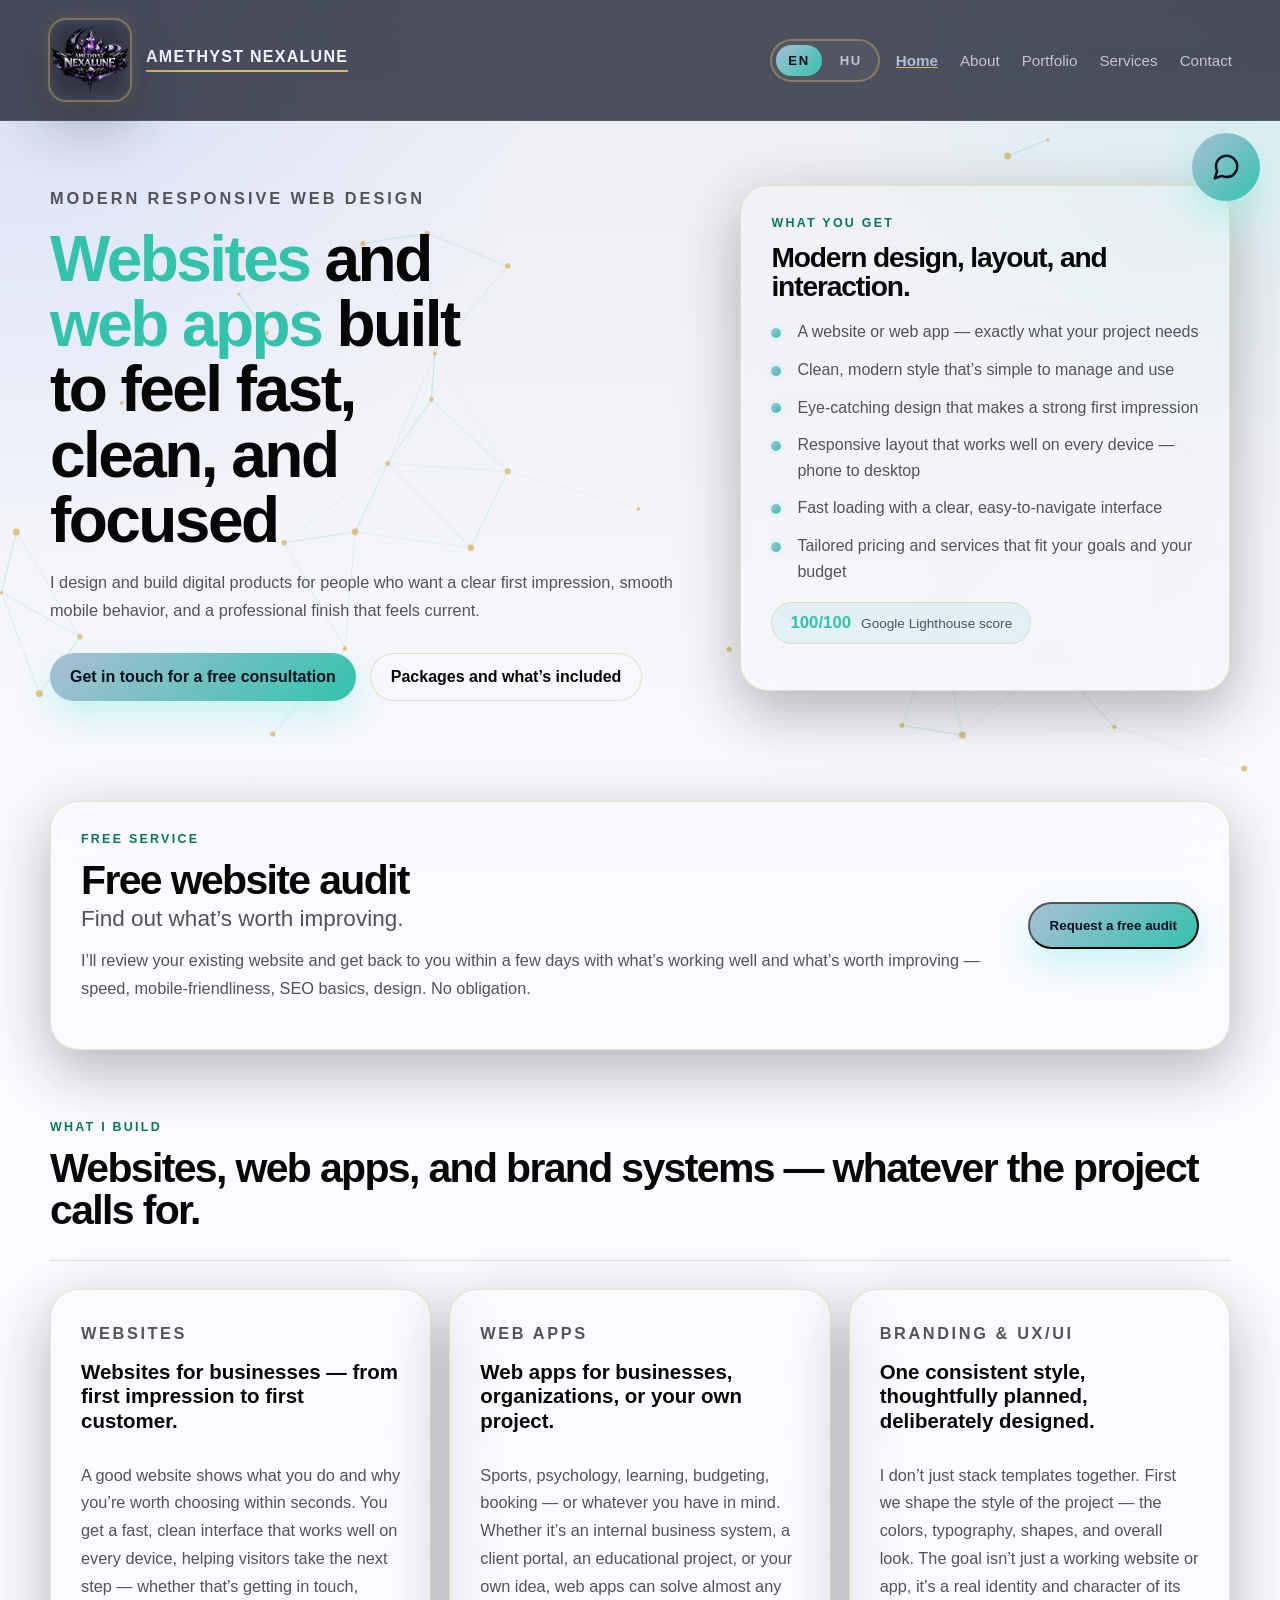
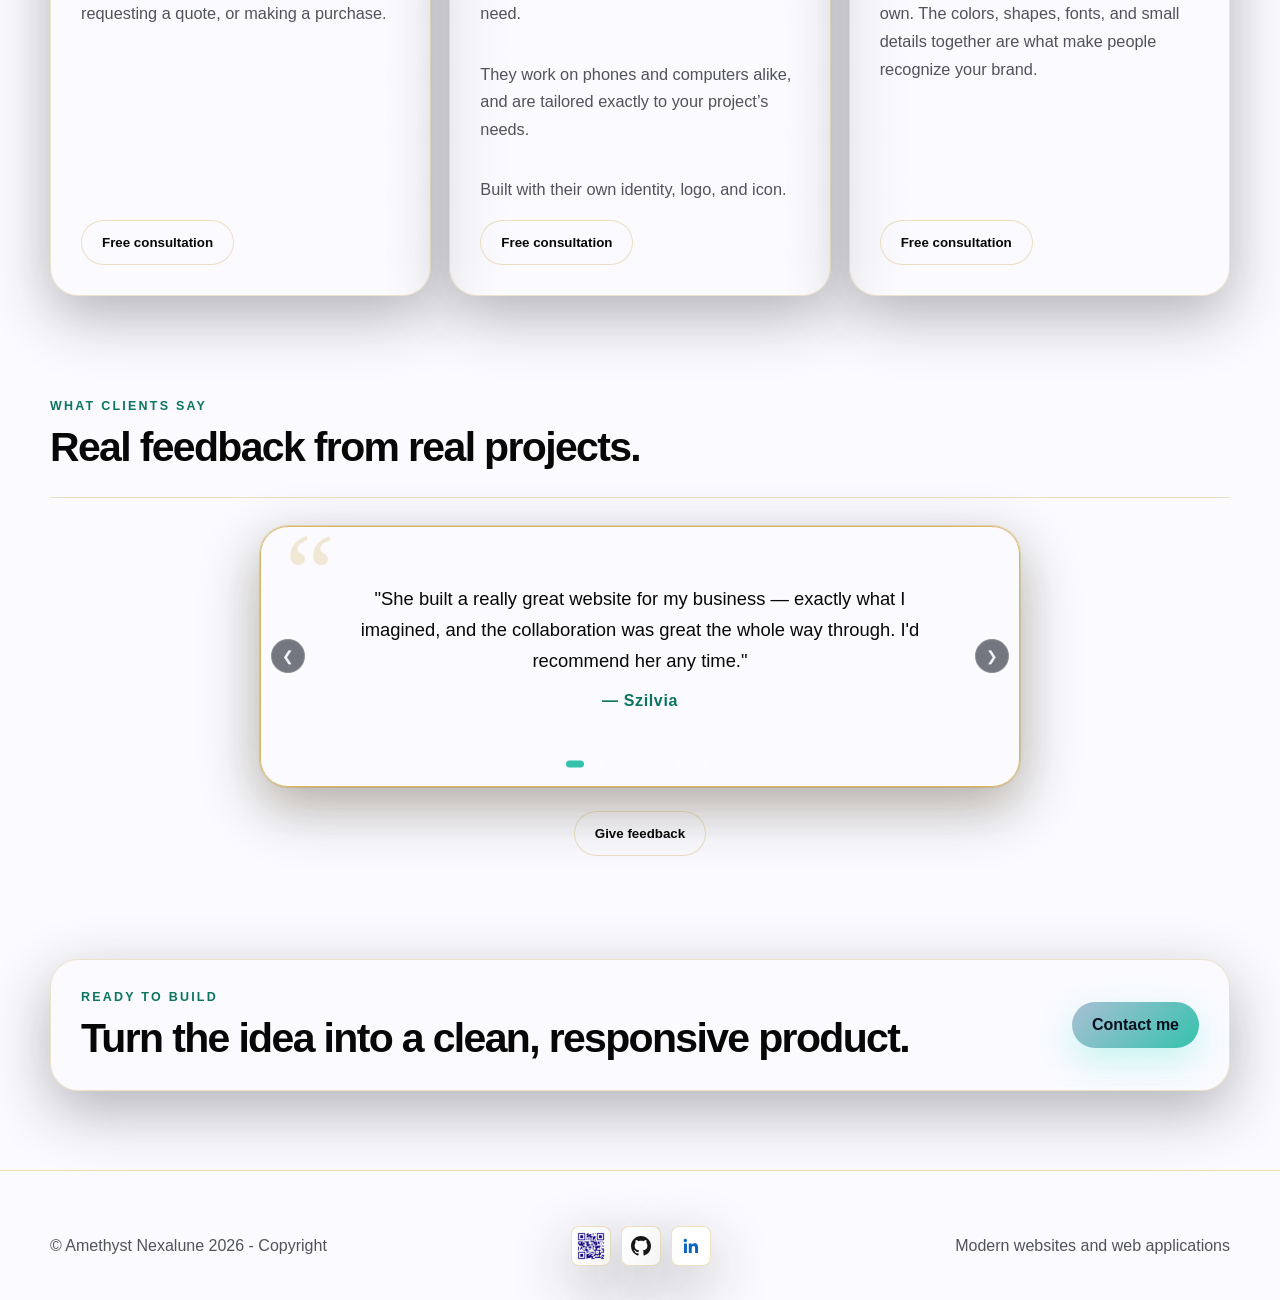
<file: index.html>
<!DOCTYPE html>
<html lang="en">
    <head>
        <!-- Google tag (gtag.js) -->
        <script async src="https://www.googletagmanager.com/gtag/js?id=G-DVMK6P504D"></script>
        <script>
            window.dataLayer = window.dataLayer || [];
            function gtag(){dataLayer.push(arguments);}
            gtag('js', new Date());

            gtag('config', 'G-DVMK6P504D');
        </script>
        <meta charset="utf-8">
        <meta name="viewport" content="width=device-width, initial-scale=1.0">
        <title data-i18n="index_title">Amethyst Nexalune | Web Development & Web Apps / Webfejlesztés és Web Appok</title>
        <meta name="description" content="Website & web app developer — professional UX/UI websites, web apps, and digital business cards." data-i18n-content="index_description">
        <link rel="canonical" href="https://www.amethyst-nexalune.co.uk/">
        <meta property="og:type" content="website">
        <meta property="og:site_name" content="Amethyst Nexalune">
        <meta property="og:url" content="https://www.amethyst-nexalune.co.uk/">
        <meta property="og:title" content="Amethyst Nexalune | Web Development & Web Apps / Webfejlesztés és Web Appok" data-i18n-content="index_title">
        <meta property="og:description" content="Website & web app developer — professional UX/UI websites, web apps, and digital business cards." data-i18n-content="index_description">
        <meta property="og:image" content="https://www.amethyst-nexalune.co.uk/assets/images/og-image.png">
        <meta property="og:image:width" content="630">
        <meta property="og:image:height" content="630">
        <meta name="twitter:card" content="summary_large_image">
        <meta name="twitter:title" content="Amethyst Nexalune | Web Development & Web Apps / Webfejlesztés és Web Appok" data-i18n-content="index_title">
        <meta name="twitter:description" content="Website & web app developer — professional UX/UI websites, web apps, and digital business cards." data-i18n-content="index_description">
        <meta name="twitter:image" content="https://www.amethyst-nexalune.co.uk/assets/images/og-image.png">
        <link rel="icon" href="assets/images/favicon.ico" sizes="any">
        <link rel="icon" type="image/png" sizes="32x32" href="assets/images/favicon-32x32.png">
        <link rel="icon" type="image/png" sizes="16x16" href="assets/images/favicon-16x16.png">
        <link rel="apple-touch-icon" sizes="180x180" href="assets/images/apple-touch-icon.png">
        <link rel="manifest" href="assets/images/site.webmanifest">
        <link rel="stylesheet" href="assets/css/style.css">
    </head>
    <body>
        <header class="topbar">
            <a class="brand-lockup" href="index.html" aria-label="Amethyst Nexalune home" data-i18n-aria-label="logo_home_aria">
                <span class="logo">
                    <img src="assets/images/logo3.png" alt="Amethyst Nexalune logo" data-i18n-alt="logo_home_aria">
                </span>
                <span class="brand" data-i18n="header_brand">Amethyst Nexalune</span>
            </a>

            <div class="topbar-actions">
                <div class="lang-switcher" role="group" aria-label="Language switcher" data-i18n-aria-label="language_switcher">
                    <button type="button" class="lang-button" data-lang="en" data-i18n-title="language_en">EN</button>
                    <button type="button" class="lang-button" data-lang="hu" data-i18n-title="language_hu">HU</button>
                </div>

                <nav class="desktop-nav" aria-label="Primary" data-i18n-aria-label="primary_nav">
                    <a href="index.html" data-i18n="nav_home">Home</a>
                    <a href="about.html" data-i18n="nav_about">About</a>
                    <a href="portfolio.html" data-i18n="nav_portfolio">Portfolio</a>
                    <a href="services.html" data-i18n="nav_services">Services</a>
                    <a href="contact.html" data-i18n="nav_contact">Contact</a>
                </nav>
            </div>

            <button class="hamburger" id="hamburger" aria-expanded="false" aria-controls="menu" aria-label="Open menu" data-i18n-aria-label="menu_open_aria">
                <span class="line"></span>
                <span class="line"></span>
                <span class="line"></span>
            </button>
            <nav class="hamburger-content" id="menu" aria-hidden="true" aria-label="Mobile menu" data-i18n-aria-label="mobile_nav">
                <a href="index.html" data-i18n="nav_home">Home</a>
                <a href="about.html" data-i18n="nav_about">About</a>
                <a href="portfolio.html" data-i18n="nav_portfolio">Portfolio</a>
                <a href="services.html" data-i18n="nav_services">Services</a>
                <a href="contact.html" data-i18n="nav_contact">Contact</a>
            </nav>
        </header>

        <main>
            <section class="section hero-section">
                <canvas id="constellation-canvas" class="constellation-canvas" aria-hidden="true"></canvas>
                <div class="section-inner hero-grid">
                    <div class="hero-copy reveal">
                        <p class="eyebrow" data-i18n="home_eyebrow">Modern responsive web design</p>
                        <h1 class="word-cascade" data-i18n="home_h1" data-i18n-html><span class="highlight">Websites</span> and <span class="highlight">web apps</span> built to feel fast, clean, and focused</h1>
                        <p class="lead" data-i18n="home_lead">I design and build digital products for people - small and medium businesses- who want a clear first impression, smooth mobile behavior, and a professional finish that feels current.</p>

                        <div class="hero-actions">
                            <a class="button button-primary" href="portfolio.html" data-i18n="home_btn_consultation">Get in touch for a free consultation</a>
                            <a class="button button-secondary" href="services.html" data-i18n="home_btn_packages">Packages and what's included</a>
                        </div>
                    </div>

                    <aside class="hero-panel reveal">
                        <p class="eyebrow" data-i18n="home_get_eyebrow">What you get</p>
                        <h2 data-i18n="home_get_h2">Modern design, layout, and interaction.</h2>
                        <ul class="feature-list cascade-directions">
                            <li class="reveal" data-i18n="home_get1">Responsive layout with mobile-first navigation</li>
                            <li class="reveal" data-i18n="home_get2">Fast-loading static structure with clean, modern style</li>
                            <li class="reveal" data-i18n="home_get3">Ready for portfolios, SaaS sites, and app demos</li>
                            <li class="reveal" data-i18n="home_get4">Accessible buttons, menu states, and readable contrast</li>
                            <li class="reveal" data-i18n="home_get5">Design choices that support the message, not distract from it</li>
                            <li class="reveal" data-i18n="home_get6">Tailored pricing and services that fit your goals and your budget</li>
                        </ul>
                        <p class="lighthouse-inline"><span class="lighthouse-inline-score">100/100</span> <span class="lighthouse-inline-text" data-i18n="home_lighthouse_inline">Google Lighthouse score</span></p>
                    </aside>
                </div>
            </section>

            <section class="section cta-section cta-section-compact">
                <div class="section-inner cta-card reveal">
                    <div>
                        <p class="eyebrow" data-i18n="audit_eyebrow">Free service</p>
                        <h2><span data-i18n="audit_h2_main">Free website audit</span> <span class="cta-subhead" data-i18n="audit_h2_sub">Find out what's worth improving.</span></h2>
                        <p class="lead" data-i18n="audit_lead">I'll review your existing website and get back to you within a few days with what's working well and what's worth improving — speed, mobile-friendliness, SEO basics, design. No obligation.</p>
                    </div>
                    <button type="button" class="button button-primary js-package-btn" data-package-name="Website Audit — Free consultation" data-i18n="audit_btn">Request a free audit</button>
                </div>
            </section>

            <section class="section">
                <div class="section-inner">
                    <div class="section-heading reveal">
                        <p class="eyebrow" data-i18n="home_build_eyebrow">What I build</p>
                        <h2 data-i18n="home_build_h2">Websites, web apps, and brand systems — whatever the project calls for.</h2><hr>
                    </div>

                    <div class="card-grid">
                        <article class="card reveal">
                            <p class="card-kicker" data-i18n="home_card1_kicker">Websites</p>
                            <h3 data-i18n="home_card1_h3">Websites for businesses — from first impression to first customer.</h3>
                            <p data-i18n="home_card1_p">A good website shows what you do and why you're worth choosing within seconds. You get a fast, clean interface that works well on every device, helping visitors take the next step — whether that's getting in touch, requesting a quote, or making a purchase.</p>
                            <button type="button" class="button button-secondary js-package-btn" data-package-name="Website — Free consultation" data-i18n="home_card_btn">Free consultation</button>
                        </article>
                        <article class="card reveal">
                            <p class="card-kicker" data-i18n="home_card2_kicker">Web apps</p>
                            <h3 data-i18n="home_card2_h3">Web apps for businesses, organizations, or your own project.</h3>
                            <p data-i18n="home_card2_p">Sports, psychology, learning, budgeting, booking — or whatever you have in mind. Whether it's an internal business system, a client portal, an educational project, or your own idea, web apps can solve almost any need.</p>
                            <p data-i18n="home_card2_p2">They work on phones and computers alike, and are tailored exactly to your project's needs.</p>
                            <p data-i18n="home_card2_p3">Built with their own identity, logo, and icon.</p>
                            <button type="button" class="button button-secondary js-package-btn" data-package-name="Web App — Free consultation" data-i18n="home_card_btn">Free consultation</button>
                        </article>
                        <article class="card reveal">
                            <p class="card-kicker" data-i18n="home_card3_kicker">Branding & UX/UI</p>
                            <h3 data-i18n="home_card3_h3">One consistent style, thoughtfully planned, deliberately designed.</h3>
                            <p data-i18n="home_card3_p">I don't just stack templates together. First we shape the style of the project — the colors, typography, shapes, and overall look. The goal isn't just a working website or app, it's a real identity and character of its own. The colors, shapes, fonts, and small details together are what make people recognize your brand.</p>
                            <button type="button" class="button button-secondary js-package-btn" data-package-name="Branding — Free consultation" data-i18n="home_card_btn">Free consultation</button>
                        </article>
                    </div>
                </div>
            </section>
            
            <section class="section">
                <div class="section-inner">
                    <div class="section-heading">
                        <p class="eyebrow" data-i18n="testimonials_eyebrow">What clients say</p>
                        <h2 data-i18n="testimonials_h2">Real feedback from real projects.</h2><hr>
                    </div>

                    <div class="testimonial-carousel" data-carousel>
                        <div class="testimonial-slide carousel-slide active">
                            <p class="testimonial-quote" data-i18n="testimonial1_quote">"She built a really great website for my business — exactly what I imagined, and the collaboration was great the whole way through. I'd recommend her any time."</p>
                            <p class="testimonial-name" data-i18n="testimonial1_name">Szilvia</p>
                        </div>
                        <div class="testimonial-slide carousel-slide">
                            <p class="testimonial-quote" data-i18n="testimonial2_quote">"I got a fast, clean site that actually looks as good on phone as it does on a computer. It was a pleasure working with her — she answered every question quickly."</p>
                            <p class="testimonial-name" data-i18n="testimonial2_name">Pam</p>
                        </div>
                        <div class="testimonial-slide carousel-slide">
                            <p class="testimonial-quote" data-i18n="testimonial3_quote">"Our web app does exactly what we needed. She explained everything patiently, and the result turned out even better than I'd hoped."</p>
                            <p class="testimonial-name" data-i18n="testimonial3_name">Hatty</p>
                        </div>
                        <div class="testimonial-slide carousel-slide">
                            <p class="testimonial-quote" data-i18n="testimonial4_quote">"We were looking for a custom app, and that's exactly what we got — fast, easy to use, with every feature we asked for. Highly recommend."</p>
                            <p class="testimonial-name" data-i18n="testimonial4_name">Mikhail</p>
                        </div>
                        <div class="testimonial-slide carousel-slide">
                            <p class="testimonial-quote" data-i18n="testimonial5_quote">"I just asked for a quick review of my existing site, and got several really useful tips on what to improve right away. No pressure, just genuinely helpful."</p>
                            <p class="testimonial-name" data-i18n="testimonial5_name">Bruno</p>
                        </div>
                        <div class="testimonial-slide carousel-slide">
                            <p class="testimonial-quote" data-i18n="testimonial6_quote">"She suggested small but important changes to my site, and it really works better since. Simple, fast, and fair the whole way through."</p>
                            <p class="testimonial-name" data-i18n="testimonial6_name">Zoltán</p>
                        </div>
                        <button type="button" class="carousel-arrow carousel-prev" aria-label="Previous testimonial">&#10094;</button>
                        <button type="button" class="carousel-arrow carousel-next" aria-label="Next testimonial">&#10095;</button>
                        <div class="carousel-dots">
                            <button type="button" class="carousel-dot active" aria-label="Slide 1"></button>
                            <button type="button" class="carousel-dot" aria-label="Slide 2"></button>
                            <button type="button" class="carousel-dot" aria-label="Slide 3"></button>
                            <button type="button" class="carousel-dot" aria-label="Slide 4"></button>
                            <button type="button" class="carousel-dot" aria-label="Slide 5"></button>
                            <button type="button" class="carousel-dot" aria-label="Slide 6"></button>
                        </div>
                    </div>
                    <div class="testimonial-cta">
                        <button type="button" class="button button-secondary js-package-btn" data-package-name="Feedback" data-i18n="testimonials_btn">Give feedback</button>
                    </div>
                </div>
            </section>

            <section class="section cta-section">
                <div class="section-inner cta-card reveal">
                    <div>
                        <p class="eyebrow" data-i18n="home_cta_eyebrow">Ready to build</p>
                        <h2 data-i18n="home_cta_h2">Turn the idea into a clean, responsive product.</h2>
                    </div>
                    <a class="button button-primary" href="contact.html" data-i18n="home_cta_btn">Contact me</a>
                </div>
            </section>
        </main>
         <button id="backToTopBtn" aria-label="Back to top" data-i18n-aria-label="back_to_top"><svg viewBox="0 0 24 24" fill="none" stroke="currentColor" stroke-width="3" stroke-linecap="round" stroke-linejoin="round" aria-hidden="true"><path d="M12 19V5M5 12l7-7 7 7"/></svg><span class="sr-only" data-i18n="back_to_top">Back to top</span></button>
        <hr>

        <footer class="footer">
            <div class="footer-inner">
                <span data-i18n="footer_brand">© Amethyst Nexalune 2026 - Copyright</span>
                <div class="footer-social">
                    <a class="qr-code-link" href="https://github.com/Anasztazia12" target="_blank" rel="noopener">
                        <img class="qr-code" src="assets/images/qr-code.png" alt="QR code linking to Anasztázia’s GitHub profile" data-i18n-alt="about_qr_alt">
                    </a>
                    <a class="social-icon-link github" href="https://github.com/Anasztazia12/" target="_blank" rel="noopener" aria-label="GitHub profile" data-i18n-aria-label="github_aria">
                        <svg viewBox="0 0 16 16" fill="currentColor" aria-hidden="true"><path d="M8 0C3.58 0 0 3.58 0 8c0 3.54 2.29 6.53 5.47 7.59.4.07.55-.17.55-.38 0-.19-.01-.82-.01-1.49-2.01.37-2.53-.49-2.69-.94-.09-.23-.48-.94-.82-1.13-.28-.15-.68-.52-.01-.53.63-.01 1.08.58 1.23.82.72 1.21 1.87.87 2.33.66.07-.52.28-.87.51-1.07-1.78-.2-3.64-.89-3.64-3.95 0-.87.31-1.59.82-2.15-.08-.2-.36-1.02.08-2.12 0 0 .67-.21 2.2.82.64-.18 1.32-.27 2-.27.68 0 1.36.09 2 .27 1.53-1.04 2.2-.82 2.2-.82.44 1.1.16 1.92.08 2.12.51.56.82 1.27.82 2.15 0 3.07-1.87 3.75-3.65 3.95.29.25.54.73.54 1.48 0 1.07-.01 1.93-.01 2.2 0 .21.15.46.55.38A8.013 8.013 0 0 0 16 8c0-4.42-3.58-8-8-8z"/></svg>
                    </a>
                    <a class="social-icon-link" href="https://www.linkedin.com/in/anasztazia-karalyos-kecskes-096679420/" target="_blank" rel="noopener" aria-label="LinkedIn profile" data-i18n-aria-label="linkedin_aria">
                        <svg viewBox="0 0 24 24" fill="currentColor" aria-hidden="true"><path d="M20.45 20.45h-3.56v-5.57c0-1.33-.02-3.03-1.85-3.03-1.85 0-2.14 1.44-2.14 2.94v5.66H9.34V9h3.41v1.56h.05c.48-.9 1.64-1.85 3.38-1.85 3.6 0 4.27 2.37 4.27 5.46v6.28zM5.34 7.43a2.07 2.07 0 1 1 0-4.13 2.07 2.07 0 0 1 0 4.13zM7.12 20.45H3.56V9h3.56v11.45z"/></svg>
                    </a>
                </div>
                <span data-i18n="footer_tagline">Modern websites and web applications</span>
            </div>
        </footer>

        <div class="modal-overlay" id="package-modal-overlay" hidden>
            <div class="modal" role="dialog" aria-modal="true" aria-labelledby="package-modal-title">
                <button type="button" class="modal-close" id="package-modal-close" data-i18n-aria-label="package_modal_close_aria" aria-label="Close">&times;</button>
                <p class="card-kicker" id="package-modal-kicker">Selected package</p>
                <h2 id="package-modal-title">Tell me a bit about yourself</h2>
                <p class="package-modal-selected" id="package-modal-selected-name"></p>

                <form class="contact-form" id="package-form" action="https://api.web3forms.com/submit" method="POST">
                    <input type="hidden" name="access_key" value="7a18362d-7c64-408a-a608-72015d3f2b4e">
                    <input type="hidden" name="subject" id="package-form-subject" value="">
                    <input type="hidden" name="package" id="package-form-package" value="">

                    <label>
                        <span data-i18n="contact_name_label">Name</span>
                        <input type="text" name="name" placeholder="Your name" required data-i18n-placeholder="contact_name_placeholder">
                    </label>

                    <label>
                        <span data-i18n="contact_email_input_label">Email</span>
                        <input type="email" name="email" placeholder="you@example.com" required data-i18n-placeholder="contact_email_placeholder">
                    </label>

                    <label>
                        <span data-i18n="package_phone_label">Phone</span>
                        <input type="tel" name="phone" placeholder="+44 7012 34567" data-i18n-placeholder="package_phone_placeholder">
                    </label>

                    <label>
                        <span data-i18n="package_message_label">Message (optional)</span>
                        <textarea name="message" placeholder="Anything you'd like to add..." data-i18n-placeholder="package_message_placeholder"></textarea>
                    </label>

                    <div class="h-captcha" data-captcha="true"></div>
                    <button class="button button-primary" type="submit" data-i18n="contact_send_btn">Send request</button>
                    <p class="contact-note" id="package-form-status" data-i18n="contact_status_default">Fill in the form and I’ll get back to you within 1–2 business days.</p>
                </form>
            </div>
        </div>

        <div class="chat-widget" id="chatWidget">
            <div class="contact-ai" id="chatPanel">
                <div class="contact-ai-header">
                    <span class="dot dot-green"></span>
                    <span class="dot dot-yellow"></span>
                    <span class="dot dot-red"></span>
                    <span class="contact-ai-title" data-i18n="chat_title">Contact us · AI assistant</span>
                    <button type="button" class="contact-ai-close" id="chatClose" aria-label="Close chat" data-i18n-aria-label="chat_close_aria">&times;</button>
                </div>

                <div class="contact-ai-body" id="chatBody">
                    <div class="msg msg-ai">
                        <p data-i18n="chat_greeting">Hi, I’m your AI assistant. How can I help you today?</p>
                    </div>
                </div>

                <form class="contact-ai-input" id="chatForm">
                    <input type="text" id="chatMessage" data-i18n-placeholder="chat_input_placeholder" placeholder="Type your message…" autocomplete="off" required>
                    <button type="submit" data-i18n="chat_send_btn">Send</button>
                </form>
            </div>

            <button type="button" class="chat-fab" id="chatFabToggle" aria-label="Open chat" data-i18n-aria-label="chat_open_aria" aria-expanded="false">
                <svg viewBox="0 0 24 24" fill="none" stroke="currentColor" stroke-width="2" stroke-linecap="round" stroke-linejoin="round" aria-hidden="true">
                    <path d="M21 11.5a8.38 8.38 0 0 1-.9 3.8 8.5 8.5 0 0 1-7.6 4.7 8.38 8.38 0 0 1-3.8-.9L3 21l1.9-5.7a8.38 8.38 0 0 1-.9-3.8 8.5 8.5 0 0 1 4.7-7.6 8.38 8.38 0 0 1 3.8-.9h.5a8.48 8.48 0 0 1 8 8v.5z"></path>
                </svg>
            </button>
        </div>

        <script src="assets/js/app.js" defer></script>
        <script src="https://web3forms.com/client/script.js" async defer></script>
    </body>
</html>
</file>
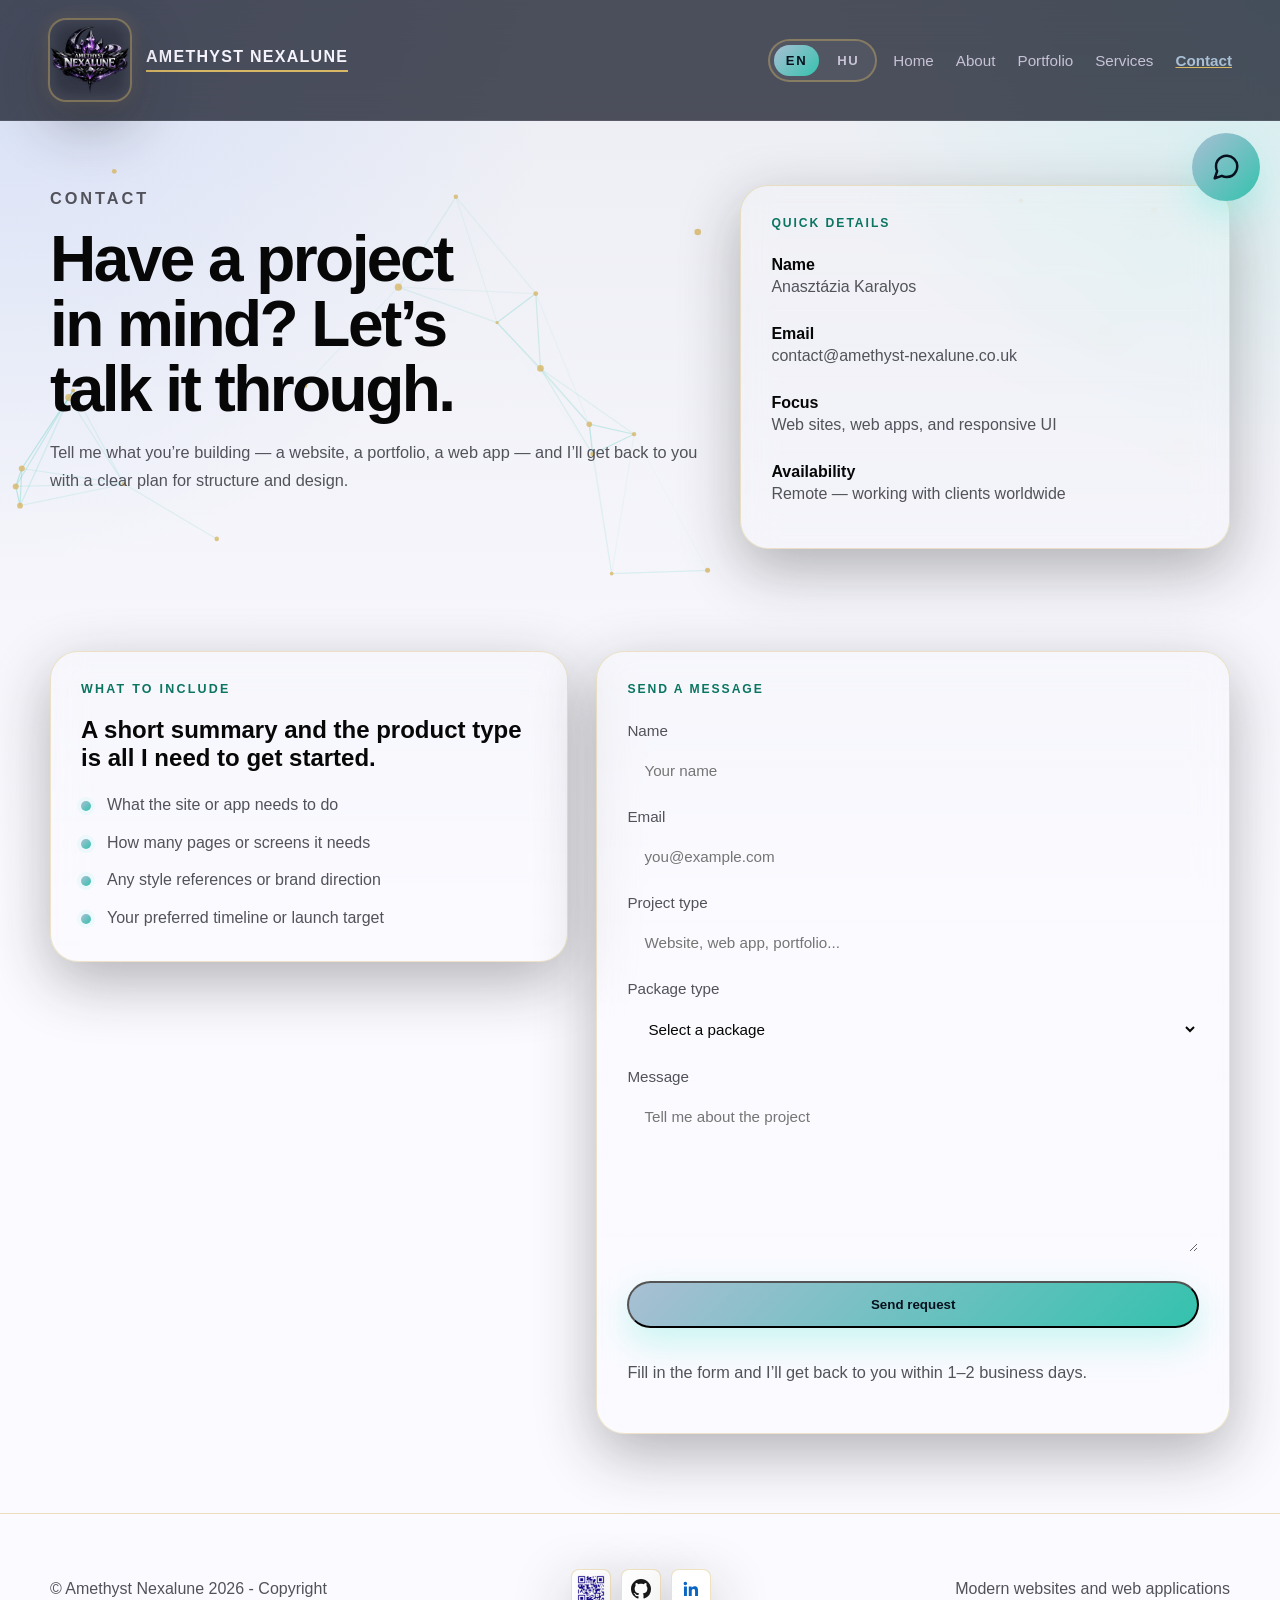
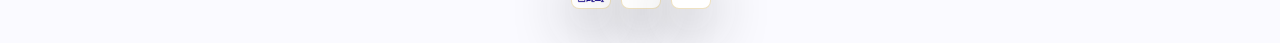
<file: contact.html>
<!DOCTYPE html>
<html lang="en">
	<head>
		<!-- Google tag (gtag.js) -->
		<script async src="https://www.googletagmanager.com/gtag/js?id=G-DVMK6P504D"></script>
		<script>
			window.dataLayer = window.dataLayer || [];
			function gtag(){dataLayer.push(arguments);}
			gtag('js', new Date());

			gtag('config', 'G-DVMK6P504D');
		</script>
		<meta charset="utf-8">
		<meta name="viewport" content="width=device-width, initial-scale=1.0">
		<title data-i18n="contact_title">Amethyst Nexalune | Contact / Kapcsolat</title>
		<meta name="description" content="Have a website, portfolio, or web app in mind? Get in touch for a free consultation and a clear plan for structure, design, and next steps." data-i18n-content="contact_description">
		<link rel="canonical" href="https://www.amethyst-nexalune.co.uk/contact.html">
		<meta property="og:type" content="website">
		<meta property="og:site_name" content="Amethyst Nexalune">
		<meta property="og:url" content="https://www.amethyst-nexalune.co.uk/contact.html">
		<meta property="og:title" content="Amethyst Nexalune | Contact / Kapcsolat" data-i18n-content="contact_title">
		<meta property="og:description" content="Have a website, portfolio, or web app in mind? Get in touch for a free consultation and a clear plan for structure, design, and next steps." data-i18n-content="contact_description">
		<meta property="og:image" content="https://www.amethyst-nexalune.co.uk/assets/images/og-image.png">
		<meta property="og:image:width" content="630">
		<meta property="og:image:height" content="630">
		<meta name="twitter:card" content="summary_large_image">
		<meta name="twitter:title" content="Amethyst Nexalune | Contact / Kapcsolat" data-i18n-content="contact_title">
		<meta name="twitter:description" content="Have a website, portfolio, or web app in mind? Get in touch for a free consultation and a clear plan for structure, design, and next steps." data-i18n-content="contact_description">
		<meta name="twitter:image" content="https://www.amethyst-nexalune.co.uk/assets/images/og-image.png">
		<link rel="icon" href="assets/images/favicon.ico" sizes="any">
		<link rel="icon" type="image/png" sizes="32x32" href="assets/images/favicon-32x32.png">
		<link rel="icon" type="image/png" sizes="16x16" href="assets/images/favicon-16x16.png">
		<link rel="apple-touch-icon" sizes="180x180" href="assets/images/apple-touch-icon.png">
		<link rel="manifest" href="assets/images/site.webmanifest">
		<link rel="stylesheet" href="assets/css/style.css">
	</head>
	<body>
		<header class="topbar">
			<a class="brand-lockup" href="index.html" aria-label="Amethyst Nexalune home" data-i18n-aria-label="logo_home_aria">
				<span class="logo">
					<img src="assets/images/logo3.png" alt="Amethyst Nexalune logo" data-i18n-alt="logo_home_aria">
				</span>
				<span class="brand" data-i18n="header_brand">Amethyst Nexalune</span>
			</a>
			<div class="topbar-actions">
				<div class="lang-switcher" role="group" aria-label="Language switcher" data-i18n-aria-label="language_switcher">
					<button type="button" class="lang-button" data-lang="en" data-i18n-title="language_en">EN</button>
					<button type="button" class="lang-button" data-lang="hu" data-i18n-title="language_hu">HU</button>
				</div>
				<nav class="desktop-nav" aria-label="Primary" data-i18n-aria-label="primary_nav">
					<a href="index.html" data-i18n="nav_home">Home</a>
					<a href="about.html" data-i18n="nav_about">About</a>
					<a href="portfolio.html" data-i18n="nav_portfolio">Portfolio</a>
					<a href="services.html" data-i18n="nav_services">Services</a>
					<a href="contact.html" data-i18n="nav_contact">Contact</a>
				</nav>
			</div>
			<button class="hamburger" id="hamburger" aria-expanded="false" aria-controls="menu" aria-label="Open menu" data-i18n-aria-label="menu_open_aria">
				<span class="line"></span>
				<span class="line"></span>
				<span class="line"></span>
			</button>
			<nav class="hamburger-content" id="menu" aria-hidden="true" aria-label="Mobile menu" data-i18n-aria-label="mobile_nav">
				<a href="index.html" data-i18n="nav_home">Home</a>
				<a href="about.html" data-i18n="nav_about">About</a>
				<a href="portfolio.html" data-i18n="nav_portfolio">Portfolio</a>
				<a href="services.html" data-i18n="nav_services">Services</a>
				<a href="contact.html" data-i18n="nav_contact">Contact</a>
			</nav>
		</header>

		<main>
			<section class="section hero-section">
				<canvas id="constellation-canvas" class="constellation-canvas" aria-hidden="true"></canvas>
				<div class="section-inner hero-grid">
					<div class="hero-copy">
						<p class="eyebrow" data-i18n="contact_eyebrow">Contact</p>
						<h1 data-i18n="contact_h1">Have a project in mind? Let’s talk it through.</h1>
						<p class="lead" data-i18n="contact_lead">Tell me what you’re building — a website, a portfolio, a web app — and I’ll get back to you with a clear plan for structure and design.</p>
					</div>

					<aside class="hero-panel">
						<p class="card-label" data-i18n="contact_quick_label">Quick details</p>
						<ul class="contact-links">
                            <li>
								<strong data-i18n="contact_name_label">Name</strong>
								<span data-i18n="contact_name_value">Anasztázia Karalyos</span>
							</li>
							<li>
								<strong data-i18n="contact_email_label">Email</strong>
								<span data-i18n="contact_email_value">contact@amethyst-nexalune.co.uk</span>
							</li>
							<li>
								<strong data-i18n="contact_focus_label">Focus</strong>
								<span data-i18n="contact_focus_value">Web sites, web apps, and responsive UI</span>
							</li>
							<li>
								<strong data-i18n="contact_availability_label">Availability</strong>
								<span data-i18n="contact_availability_value">Remote — working with clients worldwide</span>
							</li>

						</ul>
					</aside>
				</div>
			</section>


			<section class="section">
				<div class="section-inner contact-grid">
					<div class="contact-card">
						<p class="eyebrow" data-i18n="contact_include_eyebrow">What to include</p>
						<h2 data-i18n="contact_include_h2">A short summary and the product type is all I need to get started.</h2>
						<ul class="feature-list cascade-directions">
							<li class="reveal" data-i18n="contact_include1">What the site or app needs to do</li>
							<li class="reveal" data-i18n="contact_include2">How many pages or screens it needs</li>
							<li class="reveal" data-i18n="contact_include3">Any style references or brand direction</li>
							<li class="reveal" data-i18n="contact_include4">Your preferred timeline or launch target</li>
						</ul>
					</div>

					<form class="contact-form" id="contact-form" action="https://api.web3forms.com/submit" method="POST">
						<input type="hidden" name="access_key" value="7a18362d-7c64-408a-a608-72015d3f2b4e">
						<p class="card-kicker" data-i18n="contact_form_kicker">Send a message</p>

						<label>
							<span data-i18n="contact_name_label">Name</span>
							<input type="text" name="name" placeholder="Your name" required data-i18n-placeholder="contact_name_placeholder">
						</label>

						<label>
							<span data-i18n="contact_email_input_label">Email</span>
							<input type="email" name="email" placeholder="you@example.com" required data-i18n-placeholder="contact_email_placeholder">
						</label>

						<label>
							<span data-i18n="contact_project_label">Project type</span>
							<input type="text" name="project" placeholder="Website, web app, portfolio..." required data-i18n-placeholder="contact_project_placeholder">
						</label>

                        <label>
                            <span data-i18n="contact_package_label">Package type</span>
                             <select name="package">
                                <option value="" disabled selected data-i18n="contact_package_option_select">Select a package</option>
                                <option value="Basic" data-i18n="contact_package_option_basic">Basic</option>
                                <option value="Ultra" data-i18n="contact_package_option_ultra">Ultra</option>
                                <option value="Premium" data-i18n="contact_package_option_premium">Premium</option>
                            </select>
                        </label>

						<label>
							<span data-i18n="contact_message_label">Message</span>
							<textarea name="message" placeholder="Tell me about the project" required data-i18n-placeholder="contact_message_placeholder"></textarea>
						</label>

						<div class="h-captcha" data-captcha="true"></div>
						<button class="button button-primary" type="submit" data-i18n="contact_send_btn">Send request</button>
						<p class="contact-note" id="form-status" data-i18n="contact_status_default">Fill in the form and I’ll get back to you within 1–2 business days.</p>
                    </form>
				</div>
			</section>
		</main>
		<button id="backToTopBtn" aria-label="Back to top" data-i18n-aria-label="back_to_top"><svg viewBox="0 0 24 24" fill="none" stroke="currentColor" stroke-width="3" stroke-linecap="round" stroke-linejoin="round" aria-hidden="true"><path d="M12 19V5M5 12l7-7 7 7"/></svg><span class="sr-only" data-i18n="back_to_top">Back to top</span></button>
		<hr>

		<footer class="footer">
			<div class="footer-inner">
				<span data-i18n="footer_brand">© Amethyst Nexalune 2026 - Copyright</span>
				<div class="footer-social">
					<a class="qr-code-link" href="https://github.com/Anasztazia12" target="_blank" rel="noopener">
						<img class="qr-code" src="assets/images/qr-code.png" alt="QR code linking to Anasztázia’s GitHub profile" data-i18n-alt="about_qr_alt">
					</a>
					<a class="social-icon-link github" href="https://github.com/Anasztazia12/" target="_blank" rel="noopener" aria-label="GitHub profile" data-i18n-aria-label="github_aria">
						<svg viewBox="0 0 16 16" fill="currentColor" aria-hidden="true"><path d="M8 0C3.58 0 0 3.58 0 8c0 3.54 2.29 6.53 5.47 7.59.4.07.55-.17.55-.38 0-.19-.01-.82-.01-1.49-2.01.37-2.53-.49-2.69-.94-.09-.23-.48-.94-.82-1.13-.28-.15-.68-.52-.01-.53.63-.01 1.08.58 1.23.82.72 1.21 1.87.87 2.33.66.07-.52.28-.87.51-1.07-1.78-.2-3.64-.89-3.64-3.95 0-.87.31-1.59.82-2.15-.08-.2-.36-1.02.08-2.12 0 0 .67-.21 2.2.82.64-.18 1.32-.27 2-.27.68 0 1.36.09 2 .27 1.53-1.04 2.2-.82 2.2-.82.44 1.1.16 1.92.08 2.12.51.56.82 1.27.82 2.15 0 3.07-1.87 3.75-3.65 3.95.29.25.54.73.54 1.48 0 1.07-.01 1.93-.01 2.2 0 .21.15.46.55.38A8.013 8.013 0 0 0 16 8c0-4.42-3.58-8-8-8z"/></svg>
					</a>
					<a class="social-icon-link" href="https://www.linkedin.com/in/anasztazia-karalyos-kecskes-096679420/" target="_blank" rel="noopener" aria-label="LinkedIn profile" data-i18n-aria-label="linkedin_aria">
						<svg viewBox="0 0 24 24" fill="currentColor" aria-hidden="true"><path d="M20.45 20.45h-3.56v-5.57c0-1.33-.02-3.03-1.85-3.03-1.85 0-2.14 1.44-2.14 2.94v5.66H9.34V9h3.41v1.56h.05c.48-.9 1.64-1.85 3.38-1.85 3.6 0 4.27 2.37 4.27 5.46v6.28zM5.34 7.43a2.07 2.07 0 1 1 0-4.13 2.07 2.07 0 0 1 0 4.13zM7.12 20.45H3.56V9h3.56v11.45z"/></svg>
					</a>
				</div>
				<span data-i18n="footer_tagline">Modern websites and web applications</span>
			</div>
		</footer>

		<div class="chat-widget" id="chatWidget">
			<div class="contact-ai" id="chatPanel">
				<div class="contact-ai-header">
					<span class="dot dot-green"></span>
					<span class="dot dot-yellow"></span>
					<span class="dot dot-red"></span>
					<span class="contact-ai-title" data-i18n="chat_title">Contact us · AI assistant</span>
					<button type="button" class="contact-ai-close" id="chatClose" aria-label="Close chat" data-i18n-aria-label="chat_close_aria">&times;</button>
				</div>

				<div class="contact-ai-body" id="chatBody">
					<div class="msg msg-ai">
						<p data-i18n="chat_greeting">Hi, I’m your AI assistant. How can I help you today?</p>
					</div>
				</div>

				<form class="contact-ai-input" id="chatForm">
					<input type="text" id="chatMessage" data-i18n-placeholder="chat_input_placeholder" placeholder="Type your message…" autocomplete="off" required>
					<button type="submit" data-i18n="chat_send_btn">Send</button>
				</form>
			</div>

			<button type="button" class="chat-fab" id="chatFabToggle" aria-label="Open chat" data-i18n-aria-label="chat_open_aria" aria-expanded="false">
				<svg viewBox="0 0 24 24" fill="none" stroke="currentColor" stroke-width="2" stroke-linecap="round" stroke-linejoin="round" aria-hidden="true">
					<path d="M21 11.5a8.38 8.38 0 0 1-.9 3.8 8.5 8.5 0 0 1-7.6 4.7 8.38 8.38 0 0 1-3.8-.9L3 21l1.9-5.7a8.38 8.38 0 0 1-.9-3.8 8.5 8.5 0 0 1 4.7-7.6 8.38 8.38 0 0 1 3.8-.9h.5a8.48 8.48 0 0 1 8 8v.5z"></path>
				</svg>
			</button>
		</div>

		<script src="assets/js/app.js" defer></script>
        <script src="https://web3forms.com/client/script.js" async defer></script>
	</body>
</html>
</file>
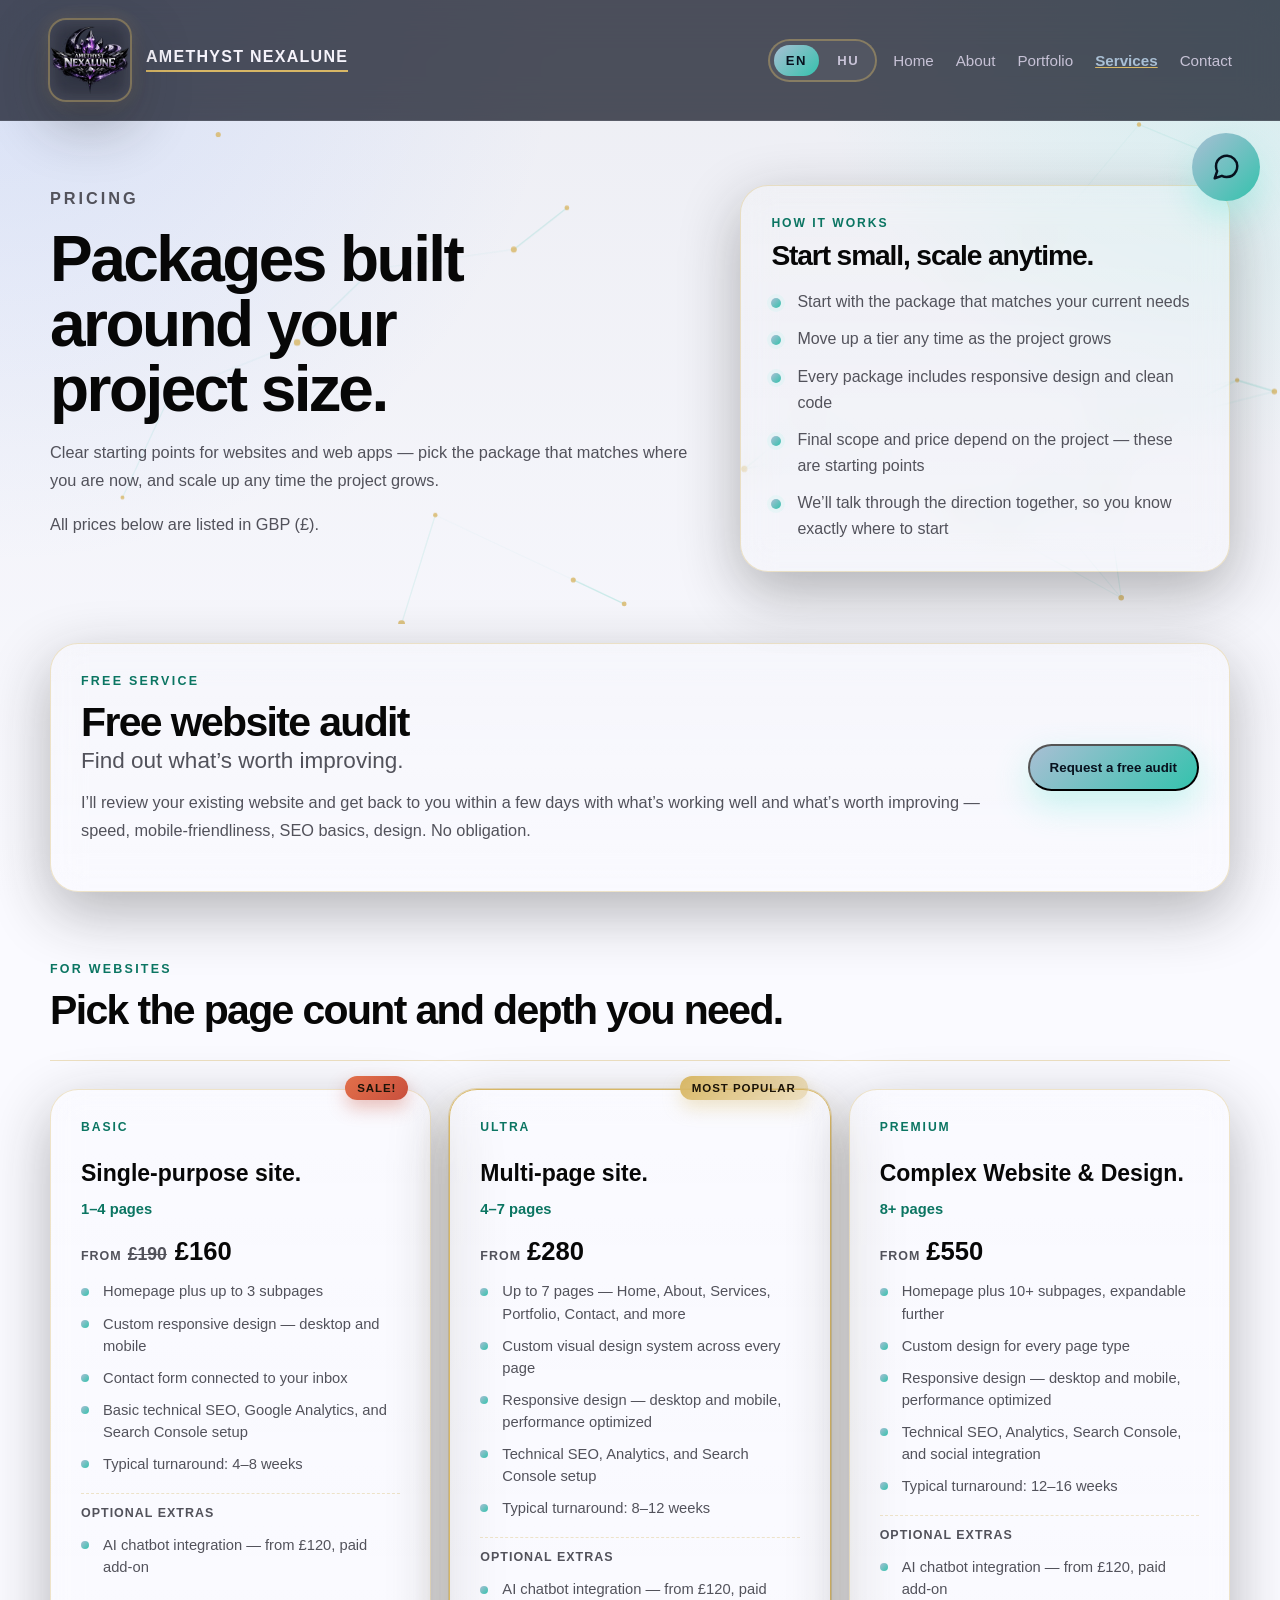
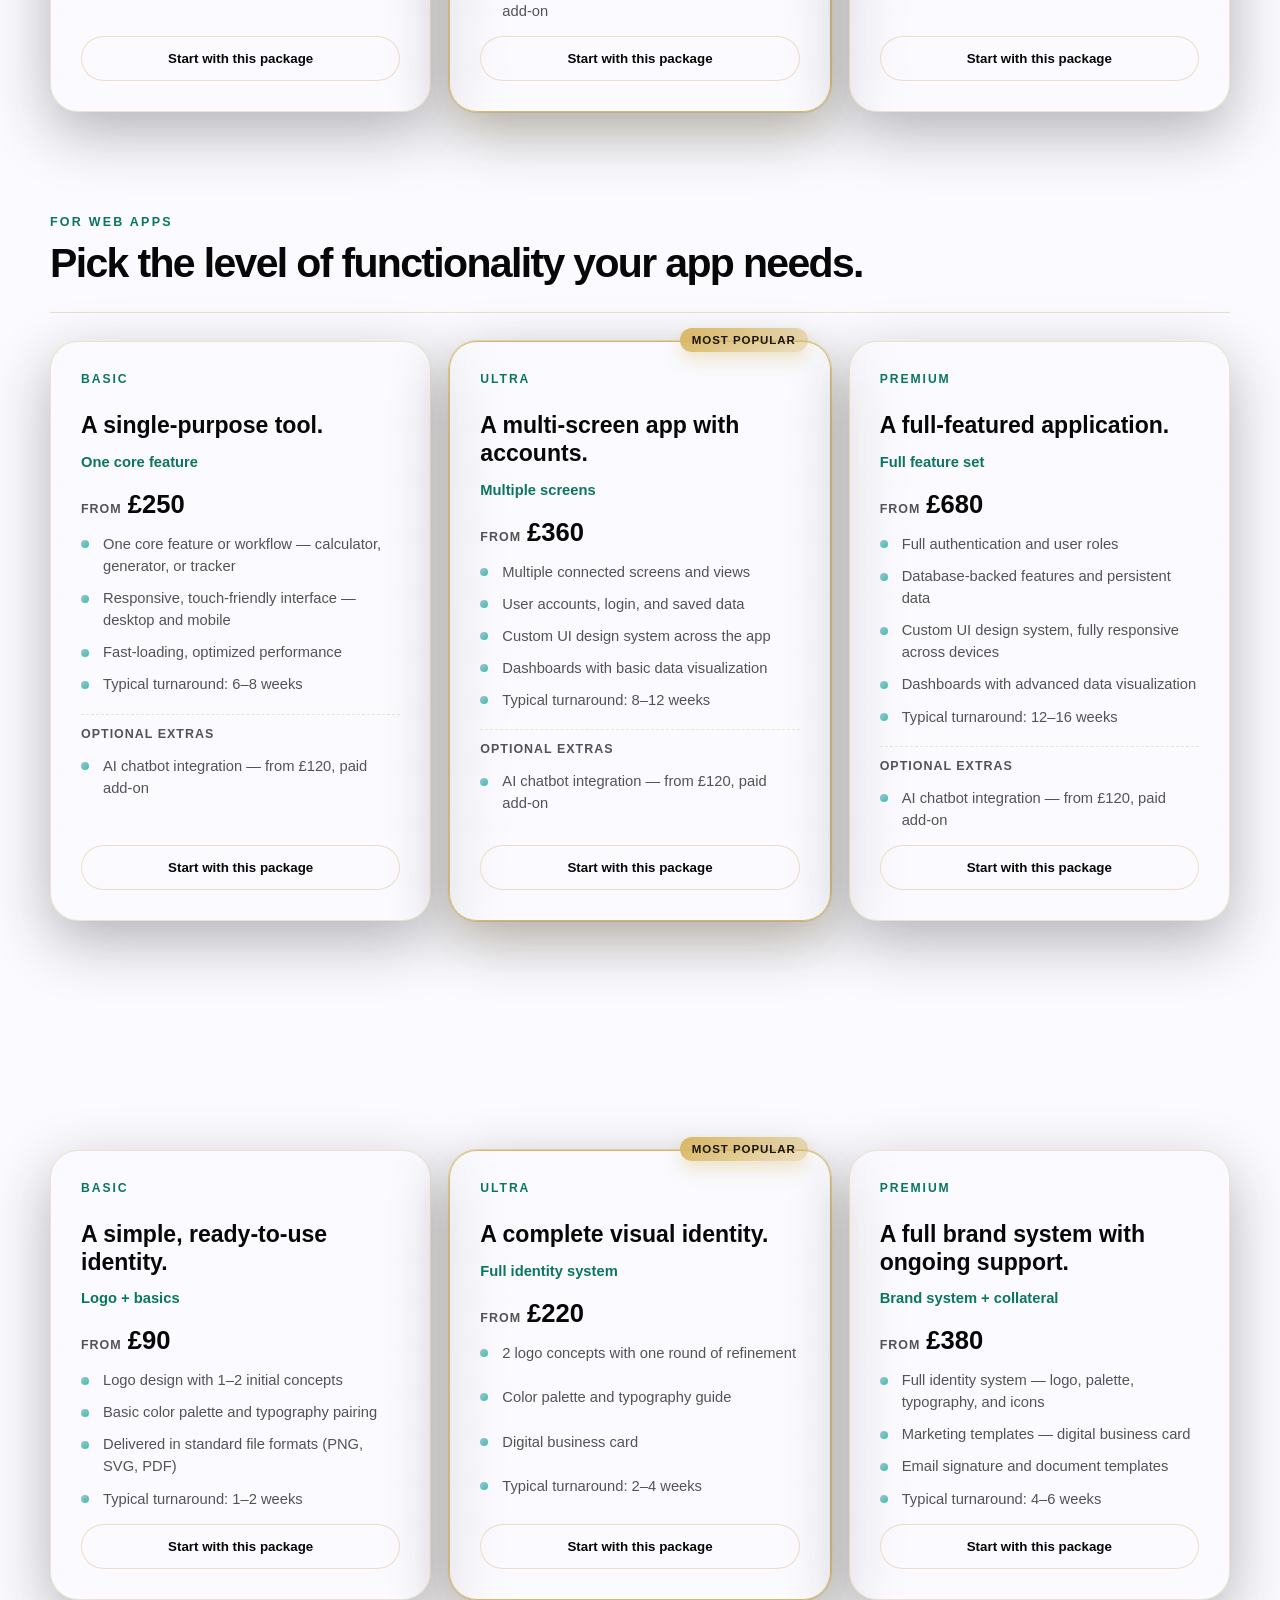
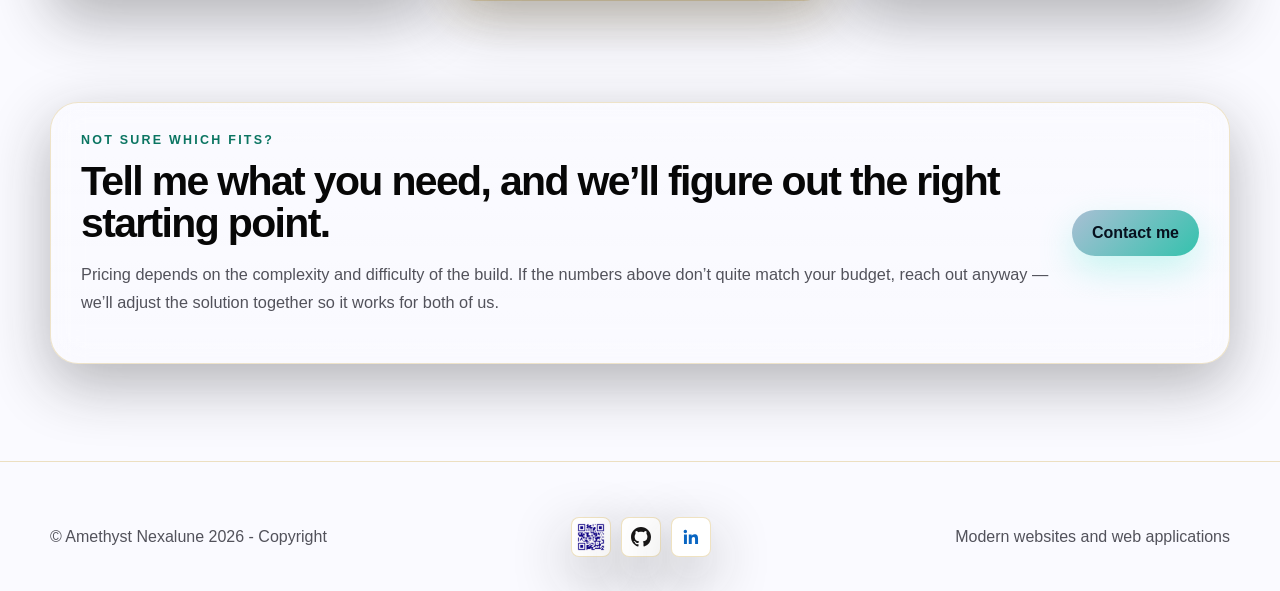
<file: services.html>
<!DOCTYPE html>
<html lang="en">
    <head>
        <!-- Google tag (gtag.js) -->
        <script async src="https://www.googletagmanager.com/gtag/js?id=G-DVMK6P504D"></script>
        <script>
            window.dataLayer = window.dataLayer || [];
            function gtag(){dataLayer.push(arguments);}
            gtag('js', new Date());

            gtag('config', 'G-DVMK6P504D');
        </script>
        <meta charset="utf-8">
        <meta name="viewport" content="width=device-width, initial-scale=1.0">
        <title data-i18n="services_title">Amethyst Nexalune | Services / Szolgáltatások</title>
        <meta name="description" content="Website, web app, digital business card, and brand identity packages from Basic to Premium — responsive design, custom development, and pricing that scales with your project." data-i18n-content="services_description">
        <link rel="canonical" href="https://www.amethyst-nexalune.co.uk/services.html">
        <meta property="og:type" content="website">
        <meta property="og:site_name" content="Amethyst Nexalune">
        <meta property="og:url" content="https://www.amethyst-nexalune.co.uk/services.html">
        <meta property="og:title" content="Amethyst Nexalune | Services / Szolgáltatások" data-i18n-content="services_title">
        <meta property="og:description" content="Website, web app, digital business card, and brand identity packages from Basic to Premium — responsive design, custom development, and pricing that scales with your project." data-i18n-content="services_description">
        <meta property="og:image" content="https://www.amethyst-nexalune.co.uk/assets/images/og-image.png">
        <meta property="og:image:width" content="630">
        <meta property="og:image:height" content="630">
        <meta name="twitter:card" content="summary_large_image">
        <meta name="twitter:title" content="Amethyst Nexalune | Services / Szolgáltatások" data-i18n-content="services_title">
        <meta name="twitter:description" content="Website, web app, digital business card, and brand identity packages from Basic to Premium — responsive design, custom development, and pricing that scales with your project." data-i18n-content="services_description">
        <meta name="twitter:image" content="https://www.amethyst-nexalune.co.uk/assets/images/og-image.png">
        <link rel="icon" href="assets/images/favicon.ico" sizes="any">
        <link rel="icon" type="image/png" sizes="32x32" href="assets/images/favicon-32x32.png">
        <link rel="icon" type="image/png" sizes="16x16" href="assets/images/favicon-16x16.png">
        <link rel="apple-touch-icon" sizes="180x180" href="assets/images/apple-touch-icon.png">
        <link rel="manifest" href="assets/images/site.webmanifest">
        <link rel="stylesheet" href="assets/css/style.css">
    </head>
    <body>
        <header class="topbar">
            <a class="brand-lockup" href="index.html" aria-label="Amethyst Nexalune home" data-i18n-aria-label="logo_home_aria">
                <span class="logo">
                    <img src="assets/images/logo3.png" alt="Amethyst Nexalune logo" data-i18n-alt="logo_home_aria">
                </span>
                <span class="brand" data-i18n="header_brand">Amethyst Nexalune</span>
            </a>

            <div class="topbar-actions">
                <div class="lang-switcher" role="group" aria-label="Language switcher" data-i18n-aria-label="language_switcher">
                    <button type="button" class="lang-button" data-lang="en" data-i18n-title="language_en">EN</button>
                    <button type="button" class="lang-button" data-lang="hu" data-i18n-title="language_hu">HU</button>
                </div>

                <nav class="desktop-nav" aria-label="Primary" data-i18n-aria-label="primary_nav">
                    <a href="index.html" data-i18n="nav_home">Home</a>
                    <a href="about.html" data-i18n="nav_about">About</a>
                    <a href="portfolio.html" data-i18n="nav_portfolio">Portfolio</a>
                    <a href="services.html" data-i18n="nav_services">Services</a>
                    <a href="contact.html" data-i18n="nav_contact">Contact</a>
                </nav>
            </div>

            <button class="hamburger" id="hamburger" aria-expanded="false" aria-controls="menu" aria-label="Open menu" data-i18n-aria-label="menu_open_aria">
                <span class="line"></span>
                <span class="line"></span>
                <span class="line"></span>
            </button>
            <nav class="hamburger-content" id="menu" aria-hidden="true" aria-label="Mobile menu" data-i18n-aria-label="mobile_nav">
                <a href="index.html" data-i18n="nav_home">Home</a>
                <a href="about.html" data-i18n="nav_about">About</a>
                <a href="portfolio.html" data-i18n="nav_portfolio">Portfolio</a>
                <a href="services.html" data-i18n="nav_services">Services</a>
                <a href="contact.html" data-i18n="nav_contact">Contact</a>
            </nav>
        </header>

        <main>
            <section class="section hero-section">
                <canvas id="constellation-canvas" class="constellation-canvas" aria-hidden="true"></canvas>
                <div class="section-inner hero-grid">
                    <div class="hero-copy reveal">
                        <p class="eyebrow" data-i18n="services_eyebrow">Pricing</p>
                        <h1 data-i18n="services_h1">Packages built around your project size.</h1>
                        <p class="lead" data-i18n="services_lead">Clear starting points for websites and web apps — pick the package that matches where you are now, and scale up any time the project grows.</p>
                        <p class="price-currency-note" data-i18n="services_currency_note">All prices below are listed in GBP (£).</p>
                    </div>

                    <aside class="hero-panel reveal">
                        <p class="card-label" data-i18n="services_panel_label">How it works</p>
                        <h2 data-i18n="services_panel_h2">Start small, scale anytime.</h2>
                        <ul class="feature-list cascade-directions">
                            <li class="reveal" data-i18n="services_step1">Start with the package that matches your current needs</li>
                            <li class="reveal" data-i18n="services_step2">Move up a tier any time as the project grows</li>
                            <li class="reveal" data-i18n="services_step3">Every package includes responsive design and clean code</li>
                            <li class="reveal" data-i18n="services_step4">Final scope and price depend on the project — these are starting points</li>
                            <li class="reveal" data-i18n="services_step5">We'll talk through the direction together, so you know exactly where to start</li>
                        </ul>
                    </aside>
                </div>
            </section>

            <section class="section cta-section cta-section-compact">
                <div class="section-inner cta-card reveal">
                    <div>
                        <p class="eyebrow" data-i18n="audit_eyebrow">Free service</p>
                        <h2><span data-i18n="audit_h2_main">Free website audit</span> <span class="cta-subhead" data-i18n="audit_h2_sub">Find out what's worth improving.</span></h2>
                        <p class="lead" data-i18n="audit_lead">I'll review your existing website and get back to you within a few days with what's working well and what's worth improving — speed, mobile-friendliness, SEO basics, design. No obligation.</p>
                    </div>
                    <button type="button" class="button button-primary js-package-btn" data-package-name="Website Audit — Free consultation" data-i18n="audit_btn">Request a free audit</button>
                </div>
            </section>

            <section class="section">
                <div class="section-inner">
                    <div class="section-heading reveal">
                        <p class="eyebrow" data-i18n="services_web_eyebrow">For websites</p>
                        <h2 data-i18n="services_web_h2">Pick the page count and depth you need.</h2><hr>
                    </div>

                    <div class="pricing-grid">
                        <article class="price-card reveal">
                            <span class="price-card-tag price-card-tag-sale" data-i18n="services_sale_badge">Sale!</span>
                            <p class="card-kicker" data-i18n="services_web_alap_kicker">Basic</p>
                            <h3 data-i18n="services_web_alap_h3">A focused, single-purpose site.</h3>
                            <p class="price-scope" data-i18n="services_web_alap_scope">1–4 pages</p>
                            <p class="price-tag"><span class="price-tag-from" data-i18n="services_price_from">From</span><span class="price-tag-old" data-i18n="services_web_alap_price_old">£190</span><span data-i18n="services_web_alap_price">£160</span></p>
                            <ul class="price-list">
                                <li data-i18n="services_web_alap_point2">Homepage plus up to 3 subpages</li>
                                <li data-i18n="services_web_alap_point4">Custom responsive design — desktop and mobile</li>
                                <li data-i18n="services_web_alap_point7">Contact form connected to your inbox</li>
                                <li data-i18n="services_web_alap_point8">Basic technical SEO, Google Analytics, and Search Console setup</li>
                                <li data-i18n="services_web_alap_point11">Typical turnaround: 4–8 weeks</li>
                            </ul>
                            <p class="price-list-extra-label" data-i18n="services_extra_label">Optional extras</p>
                            <ul class="price-list price-list-extra">
                                <li data-i18n="services_addon_chatbot">AI chatbot integration — from £120, paid add-on</li>
                            </ul>
                            <button type="button" class="button button-secondary js-package-btn" data-package-name="Website — Alap (1–4 pages)" data-i18n="services_start_btn">Start with this package</button>
                        </article>

                        <article class="price-card featured reveal">
                            <span class="price-card-tag" data-i18n="services_web_ultra_tag">Most popular</span>
                            <p class="card-kicker" data-i18n="services_web_ultra_kicker">Ultra</p>
                            <h3 data-i18n="services_web_ultra_h3">A full multi-page site.</h3>
                            <p class="price-scope" data-i18n="services_web_ultra_scope">4–7 pages</p>
                            <p class="price-tag"><span class="price-tag-from" data-i18n="services_price_from">From</span><span data-i18n="services_web_ultra_price">£280</span></p>
                            <ul class="price-list">
                                <li data-i18n="services_web_ultra_point2">Up to 7 pages — Home, About, Services, Portfolio, Contact, and more</li>
                                <li data-i18n="services_web_ultra_point4">Custom visual design system across every page</li>
                                <li data-i18n="services_web_ultra_point6">Responsive design — desktop and mobile, performance optimized</li>
                                <li data-i18n="services_web_ultra_point9">Technical SEO, Analytics, and Search Console setup</li>
                                <li data-i18n="services_web_ultra_point12">Typical turnaround: 8–12 weeks</li>
                            </ul>
                            <p class="price-list-extra-label" data-i18n="services_extra_label">Optional extras</p>
                            <ul class="price-list price-list-extra">
                                <li data-i18n="services_addon_chatbot">AI chatbot integration — from £120, paid add-on</li>
                            </ul>
                            <button type="button" class="button button-secondary js-package-btn" data-package-name="Website — Ultra (4–7 pages)" data-i18n="services_start_btn">Start with this package</button>
                        </article>

                        <article class="price-card reveal">
                            <p class="card-kicker" data-i18n="services_web_premium_kicker">Premium</p>
                            <h3 data-i18n="services_web_premium_h3">Complex Website & Design.</h3>
                            <p class="price-scope" data-i18n="services_web_premium_scope">8+ pages</p>
                            <p class="price-tag"><span class="price-tag-from" data-i18n="services_price_from">From</span><span data-i18n="services_web_premium_price">£550</span></p>
                            <ul class="price-list">
                                <li data-i18n="services_web_premium_point2">Homepage plus 10+ subpages, expandable further</li>
                                <li data-i18n="services_web_premium_point5">Custom design for every page type</li>
                                <li data-i18n="services_web_premium_point7">Responsive design — desktop and mobile, performance optimized</li>
                                <li data-i18n="services_web_premium_point9">Technical SEO, Analytics, Search Console, and social integration</li>
                                <li data-i18n="services_web_premium_point12">Typical turnaround: 12–16 weeks</li>
                            </ul>
                            <p class="price-list-extra-label" data-i18n="services_extra_label">Optional extras</p>
                            <ul class="price-list price-list-extra">
                                <li data-i18n="services_addon_chatbot">AI chatbot integration — from £120, paid add-on</li>
                            </ul>
                            <button type="button" class="button button-secondary js-package-btn" data-package-name="Website — Premium (8+ pages)" data-i18n="services_start_btn">Start with this package</button>
                        </article>
                    </div>
                </div>
            </section>

            <section class="section">
                <div class="section-inner">
                    <div class="section-heading reveal">
                        <p class="eyebrow" data-i18n="services_app_eyebrow">For web apps</p>
                        <h2 data-i18n="services_app_h2">Pick the level of functionality your app needs.</h2><hr>
                    </div>

                    <div class="pricing-grid">
                        <article class="price-card reveal">
                            <p class="card-kicker" data-i18n="services_app_alap_kicker">Basic</p>
                            <h3 data-i18n="services_app_alap_h3">A single-purpose tool.</h3>
                            <p class="price-scope" data-i18n="services_app_alap_scope">One core feature</p>
                            <p class="price-tag"><span class="price-tag-from" data-i18n="services_price_from">From</span><span data-i18n="services_app_alap_price">£250</span></p>
                            <ul class="price-list">
                                <li data-i18n="services_app_alap_point2">One core feature or workflow — calculator, generator, or tracker</li>
                                <li data-i18n="services_app_alap_point4">Responsive, touch-friendly interface — desktop and mobile</li>
                                <li data-i18n="services_app_alap_point7">Fast-loading, optimized performance</li>
                                <li data-i18n="services_app_alap_point9">Typical turnaround: 6–8 weeks</li>
                            </ul>
                            <p class="price-list-extra-label" data-i18n="services_extra_label">Optional extras</p>
                            <ul class="price-list price-list-extra">
                                <li data-i18n="services_addon_chatbot">AI chatbot integration — from £120, paid add-on</li>
                            </ul>
                            <button type="button" class="button button-secondary js-package-btn" data-package-name="Web App — Alap (One core feature)" data-i18n="services_start_btn">Start with this package</button>
                        </article>

                        <article class="price-card featured reveal">
                            <span class="price-card-tag" data-i18n="services_app_ultra_tag">Most popular</span>
                            <p class="card-kicker" data-i18n="services_app_ultra_kicker">Ultra</p>
                            <h3 data-i18n="services_app_ultra_h3">A multi-screen app with accounts.</h3>
                            <p class="price-scope" data-i18n="services_app_ultra_scope">Multiple screens</p>
                            <p class="price-tag"><span class="price-tag-from" data-i18n="services_price_from">From</span><span data-i18n="services_app_ultra_price">£360</span></p>
                            <ul class="price-list">
                                <li data-i18n="services_app_ultra_point2">Multiple connected screens and views</li>
                                <li data-i18n="services_app_ultra_point3">User accounts, login, and saved data</li>
                                <li data-i18n="services_app_ultra_point4">Custom UI design system across the app</li>
                                <li data-i18n="services_app_ultra_point7">Dashboards with basic data visualization</li>
                                <li data-i18n="services_app_ultra_point12">Typical turnaround: 8–12 weeks</li>
                            </ul>
                            <p class="price-list-extra-label" data-i18n="services_extra_label">Optional extras</p>
                            <ul class="price-list price-list-extra">
                                <li data-i18n="services_addon_chatbot">AI chatbot integration — from £120, paid add-on</li>
                            </ul>
                            <button type="button" class="button button-secondary js-package-btn" data-package-name="Web App — Ultra (Multiple screens)" data-i18n="services_start_btn">Start with this package</button>
                        </article>

                        <article class="price-card reveal">
                            <p class="card-kicker" data-i18n="services_app_premium_kicker">Premium</p>
                            <h3 data-i18n="services_app_premium_h3">A full-featured application.</h3>
                            <p class="price-scope" data-i18n="services_app_premium_scope">Full feature set</p>
                            <p class="price-tag"><span class="price-tag-from" data-i18n="services_price_from">From</span><span data-i18n="services_app_premium_price">£680</span></p>
                            <ul class="price-list">
                                <li data-i18n="services_app_premium_point2">Full authentication and user roles</li>
                                <li data-i18n="services_app_premium_point3">Database-backed features and persistent data</li>
                                <li data-i18n="services_app_premium_point4">Custom UI design system, fully responsive across devices</li>
                                <li data-i18n="services_app_premium_point8">Dashboards with advanced data visualization</li>
                                <li data-i18n="services_app_premium_point12">Typical turnaround: 12–16 weeks</li>
                            </ul>
                            <p class="price-list-extra-label" data-i18n="services_extra_label">Optional extras</p>
                            <ul class="price-list price-list-extra">
                                <li data-i18n="services_addon_chatbot">AI chatbot integration — from £120, paid add-on</li>
                            </ul>
                            <button type="button" class="button button-secondary js-package-btn" data-package-name="Web App — Premium (Full feature set)" data-i18n="services_start_btn">Start with this package</button>
                        </article>
                    </div>
                </div>
            </section>

            <section class="section">
                <div class="section-inner">
                    <div class="section-heading reveal">
                        <p class="eyebrow" data-i18n="services_brand_eyebrow">For branding</p>
                        <h2 data-i18n="services_brand_h2">Pick the depth of identity you need.</h2><hr>
                    </div>

                    <div class="pricing-grid">
                        <article class="price-card reveal">
                            <p class="card-kicker" data-i18n="services_brand_alap_kicker">Basic</p>
                            <h3 data-i18n="services_brand_alap_h3">A simple, ready-to-use identity.</h3>
                            <p class="price-scope" data-i18n="services_brand_alap_scope">Logo + basics</p>
                            <p class="price-tag"><span class="price-tag-from" data-i18n="services_price_from">From</span><span data-i18n="services_brand_alap_price">£90</span></p>
                            <ul class="price-list">
                                <li data-i18n="services_brand_alap_point2">Logo design with 1–2 initial concepts</li>
                                <li data-i18n="services_brand_alap_point3">Basic color palette and typography pairing</li>
                                <li data-i18n="services_brand_alap_point5">Delivered in standard file formats (PNG, SVG, PDF)</li>
                                <li data-i18n="services_brand_alap_point7">Typical turnaround: 1–2 weeks</li>
                            </ul>
                            <button type="button" class="button button-secondary js-package-btn" data-package-name="Branding — Alap (Logo + basics)" data-i18n="services_start_btn">Start with this package</button>
                        </article>

                        <article class="price-card featured reveal">
                            <span class="price-card-tag" data-i18n="services_brand_ultra_tag">Most popular</span>
                            <p class="card-kicker" data-i18n="services_brand_ultra_kicker">Ultra</p>
                            <h3 data-i18n="services_brand_ultra_h3">A complete visual identity.</h3>
                            <p class="price-scope" data-i18n="services_brand_ultra_scope">Full identity system</p>
                            <p class="price-tag"><span class="price-tag-from" data-i18n="services_price_from">From</span><span data-i18n="services_brand_ultra_price">£220</span></p>
                            <ul class="price-list">
                                <li data-i18n="services_brand_ultra_point2">2 logo concepts with one round of refinement</li>
                                <li data-i18n="services_brand_ultra_point3">Color palette and typography guide</li>
                                <li data-i18n="services_brand_ultra_point6">Digital business card</li>
                                <li data-i18n="services_brand_ultra_point8">Typical turnaround: 2–4 weeks</li>
                            </ul>
                            <button type="button" class="button button-secondary js-package-btn" data-package-name="Branding — Ultra (Full identity system)" data-i18n="services_start_btn">Start with this package</button>
                        </article>

                        <article class="price-card reveal">
                            <p class="card-kicker" data-i18n="services_brand_premium_kicker">Premium</p>
                            <h3 data-i18n="services_brand_premium_h3">A full brand system with ongoing support.</h3>
                            <p class="price-scope" data-i18n="services_brand_premium_scope">Brand system + collateral</p>
                            <p class="price-tag"><span class="price-tag-from" data-i18n="services_price_from">From</span><span data-i18n="services_brand_premium_price">£380</span></p>
                            <ul class="price-list">
                                <li data-i18n="services_brand_premium_point2">Full identity system — logo, palette, typography, and icons</li>
                                <li data-i18n="services_brand_premium_point5">Marketing templates — digital business card</li>
                                <li data-i18n="services_brand_premium_point6">Email signature and document templates</li>
                                <li data-i18n="services_brand_premium_point8">Typical turnaround: 4–6 weeks</li>
                            </ul>
                            <button type="button" class="button button-secondary js-package-btn" data-package-name="Branding — Premium (Brand system + collateral)" data-i18n="services_start_btn">Start with this package</button>
                        </article>
                    </div>
                </div>
            </section>

            <section class="section cta-section">
                <div class="section-inner cta-card reveal">
                    <div>
                        <p class="eyebrow" data-i18n="services_cta_eyebrow">Not sure which fits?</p>
                        <h2 data-i18n="services_cta_h2">Tell me what you need, and we'll figure out the right starting point.</h2>
                        <p class="lead" data-i18n="services_price_note">Pricing depends on the complexity and difficulty of the build. If the numbers above don't quite match your budget, reach out anyway — we'll adjust the solution together so it works for both of us.</p>
                    </div>
                    <a class="button button-primary" href="contact.html" data-i18n="services_cta_btn">Contact me</a>
                </div>
            </section>
        </main>
        <button id="backToTopBtn" aria-label="Back to top" data-i18n-aria-label="back_to_top"><svg viewBox="0 0 24 24" fill="none" stroke="currentColor" stroke-width="3" stroke-linecap="round" stroke-linejoin="round" aria-hidden="true"><path d="M12 19V5M5 12l7-7 7 7"/></svg><span class="sr-only" data-i18n="back_to_top">Back to top</span></button>
        <br>
        <hr>

        <footer class="footer">
            <div class="footer-inner">
                <span data-i18n="footer_brand">© Amethyst Nexalune 2026 - Copyright</span>
                <div class="footer-social">
                    <a class="qr-code-link" href="https://github.com/Anasztazia12" target="_blank" rel="noopener">
                        <img class="qr-code" src="assets/images/qr-code.png" alt="QR code linking to Anasztázia’s GitHub profile" data-i18n-alt="about_qr_alt">
                    </a>
                    <a class="social-icon-link github" href="https://github.com/Anasztazia12/" target="_blank" rel="noopener" aria-label="GitHub profile" data-i18n-aria-label="github_aria">
                        <svg viewBox="0 0 16 16" fill="currentColor" aria-hidden="true"><path d="M8 0C3.58 0 0 3.58 0 8c0 3.54 2.29 6.53 5.47 7.59.4.07.55-.17.55-.38 0-.19-.01-.82-.01-1.49-2.01.37-2.53-.49-2.69-.94-.09-.23-.48-.94-.82-1.13-.28-.15-.68-.52-.01-.53.63-.01 1.08.58 1.23.82.72 1.21 1.87.87 2.33.66.07-.52.28-.87.51-1.07-1.78-.2-3.64-.89-3.64-3.95 0-.87.31-1.59.82-2.15-.08-.2-.36-1.02.08-2.12 0 0 .67-.21 2.2.82.64-.18 1.32-.27 2-.27.68 0 1.36.09 2 .27 1.53-1.04 2.2-.82 2.2-.82.44 1.1.16 1.92.08 2.12.51.56.82 1.27.82 2.15 0 3.07-1.87 3.75-3.65 3.95.29.25.54.73.54 1.48 0 1.07-.01 1.93-.01 2.2 0 .21.15.46.55.38A8.013 8.013 0 0 0 16 8c0-4.42-3.58-8-8-8z"/></svg>
                    </a>
                    <a class="social-icon-link" href="https://www.linkedin.com/in/anasztazia-karalyos-kecskes-096679420/" target="_blank" rel="noopener" aria-label="LinkedIn profile" data-i18n-aria-label="linkedin_aria">
                        <svg viewBox="0 0 24 24" fill="currentColor" aria-hidden="true"><path d="M20.45 20.45h-3.56v-5.57c0-1.33-.02-3.03-1.85-3.03-1.85 0-2.14 1.44-2.14 2.94v5.66H9.34V9h3.41v1.56h.05c.48-.9 1.64-1.85 3.38-1.85 3.6 0 4.27 2.37 4.27 5.46v6.28zM5.34 7.43a2.07 2.07 0 1 1 0-4.13 2.07 2.07 0 0 1 0 4.13zM7.12 20.45H3.56V9h3.56v11.45z"/></svg>
                    </a>
                </div>
                <span data-i18n="footer_tagline">Modern websites and web applications</span>
            </div>
        </footer>

        <div class="modal-overlay" id="package-modal-overlay" hidden>
            <div class="modal" role="dialog" aria-modal="true" aria-labelledby="package-modal-title">
                <button type="button" class="modal-close" id="package-modal-close" data-i18n-aria-label="package_modal_close_aria" aria-label="Close">&times;</button>
                <h2 id="package-modal-title">Write feedback</h2>
                <p class="package-modal-selected" id="package-modal-selected-name"></p>

                <form class="contact-form" id="package-form" action="https://api.web3forms.com/submit" method="POST">
                    <input type="hidden" name="access_key" value="7a18362d-7c64-408a-a608-72015d3f2b4e">
                    <input type="hidden" name="subject" id="package-form-subject" value="">
                    <input type="hidden" name="package" id="package-form-package" value="">

                    <label>
                        <span data-i18n="contact_name_label">Name</span>
                        <input type="text" name="name" placeholder="Your name" required data-i18n-placeholder="contact_name_placeholder">
                    </label>

                    <label>
                        <span data-i18n="contact_email_input_label">Email</span>
                        <input type="email" name="email" placeholder="you@example.com" required data-i18n-placeholder="contact_email_placeholder">
                    </label>

                    <label>
                        <span data-i18n="package_phone_label">Phone</span>
                        <input type="tel" name="phone" placeholder="+44 7012 34567" data-i18n-placeholder="package_phone_placeholder">
                    </label>

                    <label>
                        <span data-i18n="package_message_label">Message (optional)</span>
                        <textarea name="message" placeholder="Anything you'd like to add..." data-i18n-placeholder="package_message_placeholder"></textarea>
                    </label>

                    <div class="h-captcha" data-captcha="true"></div>
                    <button class="button button-primary" type="submit" data-i18n="contact_send_btn">Send request</button>
                    <p class="contact-note" id="package-form-status" data-i18n="contact_status_default">Fill in the form and I’ll get back to you within 1–2 business days.</p>
                </form>
            </div>
        </div>

        <div class="modal-overlay" id="currency-modal-overlay" hidden>
            <div class="modal" role="dialog" aria-modal="true" aria-labelledby="currency-modal-title">
                <button type="button" class="modal-close" id="currency-modal-close" data-i18n-aria-label="package_modal_close_aria" aria-label="Close">&times;</button>
                <p class="card-kicker" data-i18n="currency_modal_kicker">Heads up</p>
                <h2 id="currency-modal-title" data-i18n="currency_modal_title">Prices are listed in GBP (£)</h2>
                <p data-i18n="currency_modal_text">If you’d like an estimate in another currency, just ask — I’ll work it out for you!</p>
            </div>
        </div>

        <div class="chat-widget" id="chatWidget">
            <div class="contact-ai" id="chatPanel">
                <div class="contact-ai-header">
                    <span class="dot dot-green"></span>
                    <span class="dot dot-yellow"></span>
                    <span class="dot dot-red"></span>
                    <span class="contact-ai-title" data-i18n="chat_title">Contact us · AI assistant</span>
                    <button type="button" class="contact-ai-close" id="chatClose" aria-label="Close chat" data-i18n-aria-label="chat_close_aria">&times;</button>
                </div>

                <div class="contact-ai-body" id="chatBody">
                    <div class="msg msg-ai">
                        <p data-i18n="chat_greeting">Hi, I’m your AI assistant. How can I help you today?</p>
                    </div>
                </div>

                <form class="contact-ai-input" id="chatForm">
                    <input type="text" id="chatMessage" data-i18n-placeholder="chat_input_placeholder" placeholder="Type your message…" autocomplete="off" required>
                    <button type="submit" data-i18n="chat_send_btn">Send</button>
                </form>
            </div>

            <button type="button" class="chat-fab" id="chatFabToggle" aria-label="Open chat" data-i18n-aria-label="chat_open_aria" aria-expanded="false">
                <svg viewBox="0 0 24 24" fill="none" stroke="currentColor" stroke-width="2" stroke-linecap="round" stroke-linejoin="round" aria-hidden="true">
                    <path d="M21 11.5a8.38 8.38 0 0 1-.9 3.8 8.5 8.5 0 0 1-7.6 4.7 8.38 8.38 0 0 1-3.8-.9L3 21l1.9-5.7a8.38 8.38 0 0 1-.9-3.8 8.5 8.5 0 0 1 4.7-7.6 8.38 8.38 0 0 1 3.8-.9h.5a8.48 8.48 0 0 1 8 8v.5z"></path>
                </svg>
            </button>
        </div>

        <script src="assets/js/app.js" defer></script>
        <script src="https://web3forms.com/client/script.js" async defer></script>
    </body>
</html>
</file>
<file: assets/css/style.css>
/* ==========================================================================
   Root variables — color palette & spacing tokens used across every page
   ========================================================================== */
 :root {
    color-scheme: light;
    --bg-0: #ecedf3;
    --bg-1: #fafaff;
    --surface: rgba(1, 4, 31, 0.945);
    --surface-2: rgba(13, 8, 26, 0.171);
    --border: rgba(216, 183, 101, 0.35);
    --text: #070707;
    --muted: #52525b;
    --accent: #a9bfd4;
    --accent-strong: #34c2ad;
    --accent-deep: #0b7562;
    --text-on-dark: #f5f3fb;
    --muted-on-dark: #c7c2d6;
    --gold: #d8b765;
    --gold-soft: rgba(216, 183, 101, 0.4);
    --shadow: 0 20px 60px rgba(31, 30, 30, 0.32);
    --radius-lg: 28px;
    --radius-md: 18px;
}

/* ==========================================================================
   Scroll-reveal motion — fade/slide-in on entering the viewport
   ========================================================================== */
.reveal {
    opacity: 0;
    transform: translateY(28px);
    transition: opacity 0.7s cubic-bezier(0.22, 1, 0.36, 1), transform 0.7s cubic-bezier(0.22, 1, 0.36, 1);
    transition-delay: calc(var(--reveal-index, 0) * 160ms);
}

.reveal.is-visible {
    opacity: 1;
    transform: translateY(0);
}

/* Word-by-word cascade entrance (hero headline) — each .word-anim span is
   created by app.js's setupWordCascade() and flies in from its own direction. */
.word-cascade .word-anim {
    display: inline-block;
    opacity: 0;
    transform: translate3d(var(--word-x, 0), var(--word-y, 0), 0) scale(var(--word-scale, 1));
    transition: opacity 0.9s cubic-bezier(0.16, 1, 0.3, 1), transform 0.9s cubic-bezier(0.16, 1, 0.3, 1);
    transition-delay: calc(var(--word-index, 0) * 220ms);
}

/* The closing words of the sentence land slower and heavier, as a final beat. */
.word-cascade .word-anim.word-anim-final {
    transition-duration: 1.4s, 1.4s;
}

.word-cascade.is-visible .word-anim {
    opacity: 1;
    transform: translate3d(0, 0, 0) scale(1);
}

@media (prefers-reduced-motion: reduce) {
    .reveal {
        opacity: 1;
        transform: none;
        transition: none;
    }

    .price-card,
    .price-card:hover,
    .price-card.featured:hover {
        transform: none;
        transition: none;
    }

    .word-cascade .word-anim {
        opacity: 1;
        transform: none;
        transition: none;
    }
}

/* ==========================================================================
   Base reset & body background
   ========================================================================== */
* {
    box-sizing: border-box;
}

html {
    scroll-behavior: smooth;
    overflow-x: hidden;
}

body {
    margin: 0;
    font-family: "Segoe UI", Arial, sans-serif;
    color: var(--text);
    background-color: var(--bg-1);
    background-image:
        radial-gradient(circle at top left, rgba(130, 170, 255, 0.22), transparent 36%),
        radial-gradient(circle at top right, rgba(94, 234, 212, 0.18), transparent 30%),
        linear-gradient(180deg, var(--bg-0), var(--bg-1));
    background-repeat: no-repeat;
    background-attachment: fixed;
    background-size: 100vw 100vh;
    min-height: 100vh;
    overflow-x: hidden;
}

body::before {
    content: "";
    position: fixed;
    inset: 0;
    pointer-events: none;
    background-image: linear-gradient(rgba(255, 255, 255, 0.03) 1px, transparent 1px), linear-gradient(90deg, rgba(255, 255, 255, 0.03) 1px, transparent 1px);
    background-size: 42px 42px;
    mask-image: linear-gradient(180deg, rgba(0, 0, 0, 0.55), transparent 90%);
}

a {
    color: inherit;
    text-decoration: none;
}

img {
    display: block;
    max-width: 100%;
}

/* ==========================================================================
   Header / navigation (logo, nav links, language switcher, hamburger menu)
   ========================================================================== */
.logo {
    width: 84px;
    height: 84px;
    padding: 4px;
    border-radius: 18px;
    background: rgba(255, 255, 255, 0.08);
    border: 2px solid var(--gold-soft);
    backdrop-filter: blur(12px);
    box-shadow: var(--shadow), 0 0 18px rgba(216, 183, 101, 0.16);
    flex: 0 0 auto;
    overflow: hidden;
}

.logo img {
    width: 100%;
    height: 100%;
    object-fit: contain;
    transform: scale(1.3);
}

.topbar {
    position: sticky;
    top: 0;
    z-index: 30;
    display: flex;
    align-items: center;
    gap: 18px;
    padding: 18px clamp(18px, 4vw, 48px);
    background: rgba(14, 18, 34, 0.726);
    border-bottom: 1px solid rgba(255, 255, 255, 0.08);
    backdrop-filter: blur(18px);
    color: var(--text-on-dark);
}

.brand-lockup {
    display: inline-flex;
    align-items: center;
    gap: 14px;
    min-width: 0;
}

.brand {
    font-size: 1rem;
    font-weight: 700;
    letter-spacing: 0.08em;
    text-transform: uppercase;
    white-space: nowrap;
    min-width: 0;
    overflow: hidden;
    text-overflow: ellipsis;
    padding-bottom: 4px;
    border-bottom: 2px solid var(--gold);
}

.topbar-actions {
    margin-left: auto;
    display: flex;
    align-items: center;
    gap: 16px;
}

.desktop-nav {
    display: flex;
    align-items: center;
    gap: 22px;
}

.desktop-nav a {
    color: var(--muted-on-dark);
    font-size: 0.95rem;
    transition: color 0.2s ease;
}

.desktop-nav a:hover {
    color: var(--text-on-dark);
    text-decoration: underline;
    font-weight: bold;
}

.desktop-nav a.active {
    color: var(--accent);
    font-weight: 700;
    text-decoration: underline;
    text-decoration-color: var(--gold);
}

.lang-switcher {
    display: inline-flex;
    align-items: center;
    gap: 6px;
    padding: 4px;
    border-radius: 999px;
    border: 2px solid var(--gold-soft);
    background: rgba(255, 255, 255, 0.04);
}

.lang-button {
    border: 0;
    background: transparent;
    color: var(--muted-on-dark);
    font: inherit;
    font-size: 0.82rem;
    font-weight: 700;
    letter-spacing: 0.12em;
    padding: 8px 12px;
    border-radius: 999px;
    cursor: pointer;
}

.lang-button.active {
    color: #07111e;
    background: linear-gradient(135deg, var(--accent), var(--accent-strong));
}

.lang-button:focus-visible {
    outline: 2px solid rgba(94, 234, 212, 0.7);
    outline-offset: 2px;
}

.hamburger {
    display: none;
    border: 1px solid rgba(255, 255, 255, 0.14);
    background: rgba(255, 255, 255, 0.05);
    backdrop-filter: blur(10px);
    border-radius: 14px;
    padding: 12px;
    cursor: pointer;
    flex-direction: column;
    gap: 5px;
}

.hamburger:focus-visible {
    outline: 2px solid rgba(94, 234, 212, 0.7);
    outline-offset: 2px;
}

.line {
    width: 24px;
    height: 2px;
    border-radius: 999px;
    background: var(--text-on-dark);
    transition: transform 0.25s ease, opacity 0.2s ease;
}

.hamburger.open .line:nth-child(1) {
    transform: translateY(7px) rotate(45deg);
}

.hamburger.open .line:nth-child(2) {
    opacity: 0;
}

.hamburger.open .line:nth-child(3) {
    transform: translateY(-7px) rotate(-45deg);
}

.hamburger-content {
    position: absolute;
    top: 100%;
    margin-top: 10px;
    right: 18px;
    width: min(280px, calc(100vw - 36px));
    display: grid;
    gap: 4px;
    padding: 10px;
    border-radius: 22px;
    background: rgba(8, 12, 24, 0.94);
    border: 1px solid rgba(255, 255, 255, 0.10);
    box-shadow: var(--shadow);
    visibility: hidden;
    opacity: 0;
    transform: translateY(-10px) scale(0.98);
    transform-origin: top right;
    transition: opacity 0.18s ease, transform 0.18s ease, visibility 0.18s;
    z-index: 29;
}

.hamburger-content.open {
    visibility: visible;
    opacity: 1;
    transform: translateY(0) scale(1);
}

.hamburger-content a {
    padding: 14px 16px;
    border-radius: 14px;
    color: var(--text-on-dark);
    background: transparent;
}

.hamburger-content a:hover {
    background: rgba(255, 255, 255, 0.06);
}

.hamburger-content a.active {
    color: var(--accent);
    font-weight: 700;
    background: rgba(130, 170, 255, 0.12);
}

/* ==========================================================================
   Section layout & hero (page sections, hero grid, typography)
   ========================================================================== */
.section {
    padding: clamp(24px, 4vw, 56px) clamp(18px, 4vw, 48px);
}

.section.hero-section {
    padding-top: clamp(34px, 5vw, 68px);
    position: relative;
}

.constellation-canvas {
    position: absolute;
    inset: 0;
    width: 100%;
    height: 100%;
    pointer-events: none;
    z-index: 0;
}

.hero-section .section-inner {
    position: relative;
    z-index: 1;
}

@media (prefers-reduced-motion: reduce) {
    .constellation-canvas {
        display: none;
    }
}

/* ==========================================================================
   Rotating 3D gem — decorative amethyst crystal in the hero panel
   ========================================================================== */
.gem-scene {
    --gem-tilt-x: 0deg;
    --gem-tilt-y: 0deg;
    position: relative;
    width: 150px;
    height: 150px;
    margin: 0 auto 26px;
    perspective: 700px;
}

.gem-scene::before {
    content: "";
    position: absolute;
    inset: -34px;
    border-radius: 50%;
    background: radial-gradient(circle, rgba(146, 92, 214, 0.42), transparent 70%);
    filter: blur(10px);
    z-index: 0;
}

.gem {
    position: absolute;
    inset: 0;
    transform-style: preserve-3d;
    animation: gem-spin 16s linear infinite;
    will-change: transform;
}

@keyframes gem-spin {
    from { transform: rotateX(calc(-14deg + var(--gem-tilt-x))) rotateY(var(--gem-tilt-y)); }
    to   { transform: rotateX(calc(-14deg + var(--gem-tilt-x))) rotateY(calc(360deg + var(--gem-tilt-y))); }
}

.gem-facet {
    position: absolute;
    top: 50%;
    left: 50%;
    width: 78px;
    height: 112px;
    margin: -56px 0 0 -39px;
    clip-path: polygon(50% 0%, 100% 50%, 50% 100%, 0% 50%);
    background: linear-gradient(155deg, #cda6f2 0%, #7a45c4 55%, #35164f 100%);
    border: 1px solid rgba(216, 183, 101, 0.45);
    box-shadow: inset 0 0 18px rgba(255, 255, 255, 0.18);
    backface-visibility: hidden;
    transform: rotateY(calc(45deg * var(--i, 0))) translateZ(58px);
}

.gem-facet:nth-child(even) {
    background: linear-gradient(155deg, #b98be0 0%, #5c2f96 55%, #240f3d 100%);
}

.gem-facet:nth-child(3n) {
    height: 120px;
    margin-top: -60px;
}

@media (max-width: 960px) {
    .gem-scene {
        width: 120px;
        height: 120px;
        margin-bottom: 20px;
    }

    .gem-facet {
        width: 62px;
        height: 90px;
        margin: -45px 0 0 -31px;
        transform: rotateY(calc(45deg * var(--i, 0))) translateZ(46px);
    }
}

@media (prefers-reduced-motion: reduce) {
    .gem {
        animation: none;
        transform: rotateX(-14deg) rotateY(20deg);
    }
}

.section.cta-section-compact {
    padding-top: clamp(10px, 1.5vw, 20px);
    padding-bottom: clamp(10px, 1.5vw, 20px);
}

.section.tech-stack {
    padding-top: clamp(10px, 1.5vw, 20px);
    padding-bottom: clamp(10px, 1.5vw, 20px);
}

.cta-subhead {
    display: block;
    margin-top: 6px;
    font-size: 0.55em;
    font-weight: 500;
    color: var(--muted);
    letter-spacing: normal;
}

.section-inner {
    max-width: 1180px;
    margin: 0 auto;
}

.hero-grid,
.split-grid,
.contact-grid {
    display: grid;
    gap: 28px;
}

.hero-grid {
    grid-template-columns: minmax(0, 1.15fr) minmax(280px, 0.85fr);
    align-items: start;
}

.eyebrow {
    margin: 0 0 14px;
    color: var(--accent-deep);
    text-transform: uppercase;
    letter-spacing: 0.18em;
    font-size: 0.78rem;
    font-weight: 700;
}

.highlight {
    color: var(--accent-strong);
    font-weight: 800;
}

.hero-copy h1,
.section-heading h2,
.hero-panel h2,
.cta-card h2,
.split-grid h2 {
    margin: 0;
    line-height: 1.02;
    letter-spacing: -0.04em;
}

.hero-copy h1 {
    font-size: clamp(2.2rem, 5vw, 4.6rem);
    max-width: 13ch;
}

.section-heading h2,
.cta-card h2,
.split-grid h2 {
    font-size: clamp(1.8rem, 3.2vw, 3.1rem);
}

/* Narrower than the other h2 contexts above — this one lives in the
   hero sidebar card, where the full section-heading size overflows
   longer titles (e.g. "My IT qualifications/certifications"). */
.hero-panel h2 {
    font-size: clamp(1.3rem, 2.2vw, 1.9rem);
    overflow-wrap: break-word;
}

.lead,
.hero-copy p,
.card p,
.feature-panel,
.contact-note {
    color: var(--muted);
    line-height: 1.7;
    font-size: 1.02rem;
}

.hero-copy p:not(.lead) {
    text-align: justify;
    text-justify: inter-word;
}

.hero-actions {
    display: flex;
    flex-wrap: wrap;
    gap: 14px;
    margin: 28px 0 30px;
}

hr {
    border: 0;
    border-top: 1px solid var(--gold-soft);
    margin: 28px 0;
}

/* ==========================================================================
   About page hero identity — profile photo, QR code, digital business card.
   Grouped together since all three sit side by side in the same row.
   ========================================================================== */
.hero-identity {
    display: flex;
    align-items: center;
    gap: 16px;
    margin-bottom: 20px;
}

.profile-image {
    width: 140px;
    height: 140px;
    object-fit: cover;
    border-radius: 50%;
    border: 2px solid var(--gold-soft);
    box-shadow: var(--shadow), 0 0 24px rgba(216, 183, 101, 0.2);
    margin-bottom: 0;
    flex-shrink: 0;
}

.bold {
    font-weight: 800;
}

.emphasis-soft {
    font-style: italic;
    font-weight: 600;
}

.qr-code-link {
    display: inline-block;
    flex-shrink: 0;
    transition: transform 0.2s ease;
}

.qr-code-link:hover,
.qr-code-link:focus-visible {
    transform: scale(1.05);
}

.qr-code {
    width: 40px;
    height: 40px;
    padding: 3px;
    background: #fff;
    border-radius: 8px;
    border: 1px solid var(--gold-soft);
    box-shadow: var(--shadow);
}

.footer-social {
    display: flex;
    align-items: center;
    gap: 10px;
}

.social-icon-link {
    display: inline-flex;
    align-items: center;
    justify-content: center;
    width: 40px;
    height: 40px;
    border-radius: 8px;
    background: #fff;
    border: 1px solid var(--gold-soft);
    box-shadow: var(--shadow);
    color: #0a66c2;
    flex-shrink: 0;
    transition: transform 0.2s ease;
}

.social-icon-link:hover,
.social-icon-link:focus-visible {
    transform: scale(1.05);
}

.social-icon-link svg {
    width: 20px;
    height: 20px;
}

.social-icon-link.github {
    color: #181717;
}

.digital-card {
    display: inline-flex;
    flex-direction: column;
    align-items: center;
    justify-content: center;
    text-align: center;
    flex-shrink: 0;
    padding: 12px 16px;
    border-radius: 18px;
    background: rgba(8, 8, 43, 0.849);
    border: 2px solid var(--gold-soft);
    box-shadow: var(--shadow), 0 0 0 1px var(--gold-soft);
    color: var(--text-on-dark);
    font-weight: 700;
    font-size: 0.85rem;
    line-height: 1.3;
    transition: transform 0.2s ease, background 0.2s ease, border-color 0.2s ease, box-shadow 0.2s ease;
}

.digital-card:hover,
.digital-card:focus-visible {
    background: rgba(5, 5, 26, 0.949);
    border-color: var(--gold);
    box-shadow: var(--shadow), 0 0 0 1px var(--gold), 0 10px 24px rgba(216, 183, 101, 0.2);
    transform: translateY(-1px);
}

.digital-card .small-text {
    margin-top: 3px;
    color: var(--accent-strong);
    font-weight: 600;
    font-size: 0.72rem;
    text-transform: uppercase;
    letter-spacing: 0.06em;
}

/* ==========================================================================
   Buttons
   ========================================================================== */
.button {
    display: inline-flex;
    align-items: center;
    justify-content: center;
    padding: 14px 20px;
    border-radius: 999px;
    font-weight: 700;
    transition: transform 0.2s ease, background 0.2s ease, border-color 0.2s ease;
}

.button:hover {
    transform: translateY(-1px);
}

.button-primary {
    background: linear-gradient(135deg, var(--accent), var(--accent-strong));
    color: #07111e;
    box-shadow: 0 14px 34px rgba(94, 234, 212, 0.32);
}

.button-secondary {
    border: 1px solid var(--gold-soft);
    background: rgba(255, 255, 255, 0.12);
    color: var(--text);
}

.button-secondary:hover {
    border-color: var(--gold);
    background: rgba(255, 255, 255, 0.22);
    box-shadow: 0 0 0 1px var(--gold-soft), 0 10px 24px rgba(216, 183, 101, 0.2);
}

/* ==========================================================================
   Cards & grids (stat cards, feature cards, value grid)
   ========================================================================== */
.stats-grid,
.card-grid,
.value-grid {
    display: grid;
    gap: 18px;
}

.project-grid {
    display: grid;
    grid-template-columns: repeat(auto-fit, minmax(300px, 1fr));
    gap: 18px;
}

.project-group-heading {
    grid-column: 1 / -1;
    margin: 12px 0 -4px;
    padding-top: 28px;
    border-top: 1px solid var(--border);
    color: var(--text);
    font-size: 1.4rem;
    letter-spacing: -0.02em;
}

.sr-only {
    position: absolute;
    width: 1px;
    height: 1px;
    padding: 0;
    margin: -1px;
    overflow: hidden;
    clip: rect(0, 0, 0, 0);
    white-space: nowrap;
    border: 0;
}

.stats-grid {
    grid-template-columns: repeat(auto-fit, minmax(180px, 1fr));
}

.stat-card,
.hero-panel,
.card,
.feature-panel,
.cta-card,
.contact-card,
.contact-form,
.price-card {
    background: linear-gradient(180deg, rgba(255, 255, 255, 0.08), rgba(255, 255, 255, 0.04));
    border: 1px solid var(--border);
    border-radius: var(--radius-lg);
    box-shadow: var(--shadow);
    backdrop-filter: blur(16px);
}

.stat-card {
    padding: 18px;
    min-height: 138px;
}

.stat-card strong {
    display: block;
    font-size: 1.3rem;
    margin-bottom: 10px;
}

.stat-card span {
    display: block;
    color: var(--text);
    font-weight: 700;
    line-height: 1.4;
}

.stat-card p {
    margin: 8px 0 0;
    color: var(--muted);
    font-size: 0.92rem;
    line-height: 1.5;
}

.hero-panel,
.card,
.feature-panel,
.cta-card,
.contact-card,
.contact-form,
.price-card {
    padding: clamp(20px, 3vw, 30px);
}

.feature-list,
.checklist,
.project-meta,
.contact-links {
    list-style: none;
    padding: 0;
    margin: 0;
}

.feature-list,
.checklist {
    display: grid;
    gap: 12px;
    margin-top: 18px;
}

.feature-list li,
.checklist li {
    position: relative;
    padding-left: 26px;
    color: var(--muted);
    line-height: 1.6;
}

/* Alternating right/left slide-in, staggered a couple seconds apart. */
.slide-item.reveal {
    transition: opacity 1s cubic-bezier(0.16, 1, 0.3, 1), transform 1s cubic-bezier(0.16, 1, 0.3, 1);
    transition-delay: calc(var(--reveal-index, 0) * 900ms);
}

.slide-item.reveal:not(.is-visible) {
    transform: translateX(80px);
}

.slide-item.reveal:nth-child(even):not(.is-visible) {
    transform: translateX(-80px);
}

@media (prefers-reduced-motion: reduce) {
    .slide-item.reveal {
        transform: none;
        transition: none;
    }
}

/* 4-direction cascade for feature-list items: right, left, top, bottom,
   repeating — each item floats in a couple seconds after the previous one. */
.cascade-directions li.reveal {
    transition: opacity 1s cubic-bezier(0.16, 1, 0.3, 1), transform 1s cubic-bezier(0.16, 1, 0.3, 1);
    transition-delay: calc(var(--reveal-index, 0) * 700ms);
}

.cascade-directions li.reveal:not(.is-visible) {
    transform: translateX(80px);
}

.cascade-directions li.reveal:nth-child(4n+2):not(.is-visible) {
    transform: translateX(-80px);
}

.cascade-directions li.reveal:nth-child(4n+3):not(.is-visible) {
    transform: translateY(-70px);
}

.cascade-directions li.reveal:nth-child(4n+4):not(.is-visible) {
    transform: translateY(70px);
}

@media (prefers-reduced-motion: reduce) {
    .cascade-directions li.reveal {
        transform: none;
        transition: none;
    }
}

.feature-list li::before,
.checklist li::before {
    content: "";
    position: absolute;
    left: 0;
    top: 0.55em;
    width: 10px;
    height: 10px;
    border-radius: 999px;
    background: linear-gradient(135deg, var(--accent), var(--accent-strong));
    box-shadow: 0 0 0 4px rgba(94, 234, 212, 0.08);
}

.card-grid,
.value-grid {
    grid-template-columns: repeat(auto-fit, minmax(240px, 1fr));
}

.card h3,
.project-card h3,
.contact-card h3 {
    margin: 0 0 12px;
    font-size: clamp(1.2rem, 1.6vw, 1.45rem);
    line-height: 1.2;
}

.card-kicker,
.project-status,
.card-label {
    color: var(--accent-deep);
    text-transform: uppercase;
    letter-spacing: 0.16em;
    font-size: 0.76rem;
    font-weight: 700;
    margin: 0 0 12px;
}

.card-grid .card {
    display: flex;
    flex-direction: column;
}

/* Slower, more dramatic stagger than the generic .reveal, so the three
   "what I build" cards visibly load in one after another. */
.card.reveal {
    transition: opacity 1.1s cubic-bezier(0.16, 1, 0.3, 1), transform 1.1s cubic-bezier(0.16, 1, 0.3, 1);
    transition-delay: calc(var(--reveal-index, 0) * 700ms);
}

.card.reveal:not(.is-visible) {
    transform: translateY(52px);
}

.card-grid .card .button {
    align-self: flex-start;
    margin-top: auto;
}

.split-grid {
    grid-template-columns: minmax(0, 1fr) minmax(320px, 0.9fr);
    align-items: start;
}

.cta-card {
    display: flex;
    align-items: center;
    justify-content: space-between;
    gap: 20px;
}

.cta-card .button {
    flex-shrink: 0;
    white-space: nowrap;
}

/* ==========================================================================
   Pricing (services page pricing grid & cards)
   ========================================================================== */
.pricing-grid {
    display: grid;
    grid-template-columns: repeat(auto-fit, minmax(260px, 1fr));
    gap: 18px;
    margin-top: 20px;
}

.price-card {
    display: flex;
    flex-direction: column;
    gap: 14px;
    position: relative;
    transition: transform 0.25s ease, box-shadow 0.25s ease, border-color 0.25s ease;
}

/* Compound selector wins over the plain .price-card / .reveal rules above,
   so the staggered fade-in and the hover-lift transition don't stomp on each other. */
.price-card.reveal {
    transition-property: opacity, transform, box-shadow, border-color;
    transition-duration: 1.1s, 1.1s, 0.25s, 0.25s;
    transition-timing-function: cubic-bezier(0.16, 1, 0.3, 1), cubic-bezier(0.16, 1, 0.3, 1), ease, ease;
    transition-delay: calc(var(--reveal-index, 0) * 700ms), calc(var(--reveal-index, 0) * 700ms), 0s, 0s;
}

/* A bigger starting offset than the generic .reveal, for a more dramatic entrance. */
.price-card.reveal:not(.is-visible) {
    transform: translateY(52px);
}

/* Applied by app.js once the entrance transition finishes, so later hover
   interactions get the fast, delay-free transition instead of the stagger. */
.price-card.reveal.reveal-done {
    transition-property: transform, box-shadow, border-color;
    transition-duration: 0.25s, 0.25s, 0.25s;
    transition-timing-function: ease, ease, ease;
    transition-delay: 0s, 0s, 0s;
}

.price-card:hover {
    transform: translateY(-8px);
    border-color: var(--gold-soft);
    box-shadow: var(--shadow), 0 22px 44px rgba(216, 183, 101, 0.16);
}

.price-card.featured {
    border-color: var(--gold);
    box-shadow: var(--shadow), 0 0 0 1px var(--gold-soft), 0 18px 40px rgba(216, 183, 101, 0.18);
}

.price-card.featured:hover {
    transform: translateY(-8px);
    box-shadow: var(--shadow), 0 0 0 1px var(--gold), 0 24px 48px rgba(216, 183, 101, 0.28);
}

.price-card-tag {
    position: absolute;
    top: -14px;
    right: 22px;
    background: linear-gradient(135deg, var(--gold), var(--gold-soft));
    color: #1c1408;
    font-size: 0.72rem;
    font-weight: 700;
    text-transform: uppercase;
    letter-spacing: 0.08em;
    padding: 6px 12px;
    border-radius: 999px;
    box-shadow: 0 8px 18px rgba(216, 183, 101, 0.35);
}

.price-card h3 {
    margin: 0;
    font-size: clamp(1.25rem, 1.8vw, 1.5rem);
    line-height: 1.2;
}

.price-scope {
    color: var(--accent-deep);
    font-weight: 700;
    font-size: 0.92rem;
    margin: 0;
}

.price-tag {
    margin: 6px 0 0;
    color: var(--text);
    font-weight: 800;
    font-size: 1.6rem;
}

.price-tag-old {
    margin-right: 8px;
    color: var(--muted);
    font-weight: 600;
    font-size: 1.1rem;
    text-decoration: line-through;
}

.price-card-tag-sale {
    background: linear-gradient(135deg, #e2704a, #c94f3d);
    box-shadow: 0 8px 18px rgba(201, 79, 61, 0.35);
}

.price-tag-from {
    margin-right: 6px;
    color: var(--muted);
    font-weight: 600;
    font-size: 0.78rem;
    text-transform: uppercase;
    letter-spacing: 0.08em;
}

.price-currency-note {
    margin: 10px 0 0;
    color: var(--muted);
    font-size: 0.88rem;
    line-height: 1.6;
}

.price-list {
    list-style: none;
    padding: 0;
    margin: 0;
    display: grid;
    gap: 10px;
    flex: 1;
}

.price-list li {
    position: relative;
    padding-left: 22px;
    color: var(--muted);
    line-height: 1.5;
    font-size: 0.92rem;
}

.price-list li::before {
    content: "";
    position: absolute;
    left: 0;
    top: 0.5em;
    width: 8px;
    height: 8px;
    border-radius: 999px;
    background: linear-gradient(135deg, var(--accent), var(--accent-strong));
}

.price-list-extra-label {
    margin: 4px 0 0;
    padding-top: 12px;
    border-top: 1px dashed var(--border);
    color: var(--muted);
    font-size: 0.78rem;
    font-weight: 800;
    text-transform: uppercase;
    letter-spacing: 0.08em;
}

.price-card .button {
    margin-top: auto;
    width: 100%;
    justify-content: center;
}

/* ==========================================================================
   Project cards & image carousels (portfolio page)
   ========================================================================== */
.project-card {
    padding: 18px;
    border-radius: var(--radius-lg);
    background: linear-gradient(180deg, rgba(255, 255, 255, 0.08), rgba(255, 255, 255, 0.04));
    border: 1px solid var(--border);
    box-shadow: var(--shadow);
    overflow: hidden;
    display: grid;
    grid-template-rows: auto 1fr;
    align-content: start;
    gap: 16px;
}

/* Chaos entrance: every card flies in from its own random direction at
   roughly the same moment, then settles into its grid position at once. */
.chaos-card.reveal {
    transition: opacity 1.1s cubic-bezier(0.16, 1, 0.3, 1), transform 1.1s cubic-bezier(0.16, 1, 0.3, 1);
    transition-delay: var(--chaos-delay, 0s);
}

.chaos-card.reveal:not(.is-visible) {
    transform: translate3d(var(--chaos-x, 0), var(--chaos-y, 0), 0) rotate(var(--chaos-rot, 0deg));
}

.chaos-card.reveal.is-visible {
    transform: translate3d(0, 0, 0) rotate(0deg);
}

@media (prefers-reduced-motion: reduce) {
    .chaos-card.reveal {
        transform: none;
        transition: none;
    }
}

.project-card-media {
    border-radius: 22px;
    overflow: hidden;
    aspect-ratio: 16 / 10;
    background: rgba(255, 255, 255, 0.05);
    border: 1px solid rgba(255, 255, 255, 0.08);
}

/* ==========================================================================
   3D tilt hover effect (project cards) — preview on a single card first
   ========================================================================== */
.tilt-card {
    --tilt-rx: 0deg;
    --tilt-ry: 0deg;
    --tilt-scale: 1;
    --glare-x: 50%;
    --glare-y: 50%;
    position: relative;
    transform-style: preserve-3d;
}

.tilt-card.chaos-card.reveal.is-visible {
    transform: translate3d(0, 0, 0) rotate(0deg) perspective(1100px) rotateX(var(--tilt-rx)) rotateY(var(--tilt-ry)) scale3d(var(--tilt-scale), var(--tilt-scale), 1);
}

/* Once the fly-in entrance has finished (tilt-ready is added by app.js on
   transitionend), swap to a snappy transition so hover-tilt tracks the
   cursor instead of inheriting the slow 1.1s entrance easing. box-shadow is
   intentionally left untransitioned (a paint-only property) so hover doesn't
   register as a non-composited animation. */
.tilt-card.tilt-ready.chaos-card.reveal.is-visible {
    transition: transform 0.12s ease-out;
}

.tilt-card:hover {
    box-shadow: 0 34px 80px rgba(15, 12, 32, 0.5), 0 0 0 1px var(--gold-soft);
    z-index: 2;
}

.tilt-card::after {
    content: "";
    position: absolute;
    inset: 0;
    border-radius: inherit;
    background: radial-gradient(circle at var(--glare-x) var(--glare-y), rgba(255, 255, 255, 0.32), transparent 55%);
    opacity: 0;
    transition: opacity 0.3s ease;
    pointer-events: none;
    z-index: 2;
}

.tilt-card:hover::after {
    opacity: 1;
}

.tilt-card .project-card-media {
    transform: translateZ(28px);
    transition: transform 0.12s ease-out;
}

@media (hover: none) {
    .tilt-card.chaos-card.reveal.is-visible {
        transform: translate3d(0, 0, 0) rotate(0deg);
    }

    .tilt-card::after {
        display: none;
    }
}

@media (prefers-reduced-motion: reduce) {
    .tilt-card.chaos-card.reveal.is-visible {
        transform: none;
        transition: none;
    }

    .tilt-card .project-card-media {
        transform: none;
    }
}

.project-card-media img {
    width: 100%;
    height: 100%;
    object-fit: cover;
}

.project-card-media.carousel {
    position: relative;
}

.carousel-slide {
    display: none;
}

.carousel-slide.active {
    display: block;
}

.carousel-arrow {
    position: absolute;
    top: 50%;
    transform: translateY(-50%);
    width: 34px;
    height: 34px;
    display: flex;
    align-items: center;
    justify-content: center;
    border: 1px solid rgba(255, 255, 255, 0.16);
    border-radius: 999px;
    background: rgba(8, 12, 24, 0.55);
    color: var(--text-on-dark);
    font-size: 0.85rem;
    line-height: 1;
    cursor: pointer;
    backdrop-filter: blur(6px);
    transition: background 0.2s ease;
}

.carousel-arrow:hover {
    background: rgba(8, 12, 24, 0.82);
}

.carousel-prev {
    left: 10px;
}

.carousel-next {
    right: 10px;
}

.carousel-dots {
    position: absolute;
    bottom: 10px;
    left: 50%;
    transform: translateX(-50%);
    display: flex;
    align-items: center;
    gap: 2px;
}

/* The button is sized to the 24px touch-target minimum; the visible dot
   is a smaller ::before centered inside it so the pill stays dainty. */
.carousel-dot {
    position: relative;
    width: 24px;
    height: 24px;
    padding: 0;
    border: 0;
    background: transparent;
    cursor: pointer;
}

.carousel-dot::before {
    content: "";
    position: absolute;
    top: 50%;
    left: 50%;
    width: 18px;
    height: 7px;
    border-radius: 999px;
    background: rgba(255, 255, 255, 0.45);
    transform: translate(-50%, -50%) scaleX(0.389);
    transition: transform 0.2s ease;
}

.carousel-dot.active::before {
    background: var(--accent-strong);
    transform: translate(-50%, -50%) scaleX(1);
}

.carousel-slide {
    cursor: zoom-in;
}

.lightbox {
    position: fixed;
    inset: 0;
    z-index: 1000;
    display: none;
    align-items: center;
    justify-content: center;
    padding: 32px;
    background: rgba(4, 6, 12, 0.88);
    cursor: zoom-out;
}

.lightbox.active {
    display: flex;
}

.lightbox img {
    max-width: 100%;
    max-height: 100%;
    border-radius: 8px;
    box-shadow: 0 20px 60px rgba(0, 0, 0, 0.5);
    cursor: default;
}

.lightbox-close,
.lightbox-nav {
    position: absolute;
    display: flex;
    align-items: center;
    justify-content: center;
    border: 1px solid rgba(255, 255, 255, 0.16);
    border-radius: 999px;
    background: rgba(8, 12, 24, 0.6);
    color: #f5f3fb;
    line-height: 1;
    cursor: pointer;
    backdrop-filter: blur(6px);
    transition: background 0.2s ease;
}

.lightbox-close:hover,
.lightbox-nav:hover {
    background: rgba(8, 12, 24, 0.88);
}

.lightbox-close {
    top: 20px;
    right: 20px;
    width: 44px;
    height: 44px;
    font-size: 1.5rem;
}

.lightbox-nav {
    top: 50%;
    transform: translateY(-50%);
    width: 52px;
    height: 52px;
    font-size: 1.3rem;
}

.lightbox-prev {
    left: 20px;
}

.lightbox-next {
    right: 20px;
}

body.lightbox-open {
    overflow: hidden;
}

.project-card-body {
    display: flex;
    flex-direction: column;
    gap: 12px;
}

.project-card-body .button {
    margin-top: auto;
}

.project-points {
    list-style: none;
    padding: 0;
    margin: 0;
    display: grid;
    gap: 10px;
}

.project-points li {
    position: relative;
    padding-left: 22px;
    color: var(--muted);
    line-height: 1.5;
}

.project-points li::before {
    content: "";
    position: absolute;
    left: 0;
    top: 0.55em;
    width: 8px;
    height: 8px;
    border-radius: 999px;
    background: linear-gradient(135deg, var(--accent), var(--accent-strong));
}

.chip-row {
    display: flex;
    flex-wrap: wrap;
    gap: 10px;
    margin-top: 18px;
}

.chip {
    padding: 8px 12px;
    border-radius: 999px;
    background: rgba(255, 255, 255, 0.06);
    color: var(--muted);
    font-size: 0.85rem;
}

/* ==========================================================================
   Testimonials carousel (home page)
   ========================================================================== */
.testimonial-carousel {
    position: relative;
    max-width: 760px;
    margin: 0 auto;
    padding: clamp(32px, 5vw, 56px) clamp(52px, 7vw, 84px) clamp(56px, 7vw, 76px);
    text-align: center;
    background: linear-gradient(180deg, rgba(255, 255, 255, 0.08), rgba(255, 255, 255, 0.04));
    border: 1px solid var(--gold);
    border-radius: var(--radius-lg);
    box-shadow: var(--shadow), 0 0 0 1px var(--gold-soft), 0 18px 40px rgba(216, 183, 101, 0.18);
    overflow: hidden;
}

.testimonial-carousel::before {
    content: "\201C";
    position: absolute;
    top: -10px;
    left: 24px;
    font-size: 7rem;
    font-family: Georgia, "Times New Roman", serif;
    line-height: 1;
    color: var(--gold);
    opacity: 0.28;
    pointer-events: none;
}

.testimonial-cta {
    margin-top: 24px;
    text-align: center;
}

.testimonial-slide {
    display: none;
}

.testimonial-slide.active {
    display: block;
}

.testimonial-quote {
    margin: 0 0 16px;
    color: var(--text);
    font-size: 1.15rem;
    line-height: 1.7;
}

.testimonial-name {
    margin: 0;
    color: var(--accent-deep);
    font-weight: 700;
    letter-spacing: 0.04em;
}

.testimonial-name::before {
    content: "— ";
}

/* ==========================================================================
   Contact page (links list, contact form, inputs)
   ========================================================================== */
.contact-grid {
    grid-template-columns: minmax(0, 0.9fr) minmax(0, 1.1fr);
    align-items: start;
}

.contact-links li {
    padding: 14px 0;
    border-bottom: 1px solid rgba(255, 255, 255, 0.08);
    color: var(--muted);
}

.contact-links li strong {
    display: block;
    color: var(--text);
    margin-bottom: 4px;
}

.contact-form {
    display: grid;
    gap: 14px;
}

.contact-form label {
    display: grid;
    gap: 8px;
    color: var(--muted);
    font-size: 0.95rem;
}

.contact-form input,
.contact-form textarea,
.contact-form select {
    width: 100%;
    border: 1px solid rgba(255, 255, 255, 0.12);
    background: rgba(255, 255, 255, 0.04);
    color: var(--text);
    border-radius: 14px;
    padding: 14px 16px;
    font: inherit;
}

.contact-form select option {
    background: var(--bg-1);
    color: var(--text);
}

.contact-form input:focus,
.contact-form textarea:focus,
.contact-form select:focus {
    outline: 2px solid rgba(94, 234, 212, 0.36);
    border-color: rgba(94, 234, 212, 0.6);
}

.contact-form textarea {
    min-height: 160px;
    resize: vertical;
}

/* ==========================================================================
   Modals (package selection, feedback, currency notice)
   ========================================================================== */
.modal-overlay {
    position: fixed;
    inset: 0;
    z-index: 50;
    display: flex;
    align-items: center;
    justify-content: center;
    padding: 20px;
    background: rgba(1, 5, 22, 0.72);
    backdrop-filter: blur(6px);
}

.modal-overlay[hidden] {
    display: none;
}

.modal {
    position: relative;
    width: min(480px, 100%);
    max-height: calc(100vh - 40px);
    overflow-y: auto;
    padding: clamp(24px, 4vw, 32px);
    background: linear-gradient(180deg, rgba(20, 23, 37, 0.98), rgba(10, 13, 26, 0.98));
    border: 1px solid var(--border);
    border-radius: var(--radius-lg);
    box-shadow: var(--shadow), 0 0 0 1px var(--gold-soft);
    color: var(--text-on-dark);
}

.modal .card-kicker {
    color: var(--accent-strong);
}

.modal .contact-form label {
    color: var(--muted-on-dark);
}

.modal .contact-form input,
.modal .contact-form textarea,
.modal .contact-form select {
    color: var(--text-on-dark);
    background: rgba(255, 255, 255, 0.08);
    border-color: rgba(255, 255, 255, 0.18);
}

.modal-close {
    position: absolute;
    top: 16px;
    right: 16px;
    width: 36px;
    height: 36px;
    border: 1px solid rgba(255, 255, 255, 0.14);
    background: rgba(255, 255, 255, 0.06);
    color: var(--text-on-dark);
    border-radius: 999px;
    font-size: 1.1rem;
    line-height: 1;
    cursor: pointer;
}

.modal-close:hover {
    background: rgba(255, 255, 255, 0.12);
}

.package-modal-selected {
    margin: 0 0 18px;
    padding: 10px 14px;
    border-radius: 12px;
    background: rgba(216, 183, 101, 0.12);
    border: 1px solid var(--gold-soft);
    color: var(--text-on-dark);
    font-weight: 700;
    font-size: 0.92rem;
}

/* ==========================================================================
   Footer & tech stack badges (about page)
   ========================================================================== */
.footer {
    padding: 8px clamp(18px, 4vw, 48px) 34px;
    color: var(--muted);
}

.footer-inner {
    max-width: 1180px;
    margin: 0 auto;
    padding-top: 18px;
    border-top: 1px solid rgba(255, 255, 255, 0.08);
    display: flex;
    align-items: center;
    justify-content: space-between;
    gap: 16px;
    flex-wrap: wrap;
}

.tech-list {
    display: flex;
    flex-wrap: wrap;
    gap: 14px;
    list-style: none;
    padding: 0;
    margin: 28px 0 0;
}

.tech-list-badges li {
    display: flex;
}

.tech-list-badges img {
    height: 32px;
    border-radius: 6px;
    display: block;
}

.lighthouse-eyebrow {
    margin-top: 40px;
}

.lighthouse-badges {
    display: flex;
    flex-wrap: wrap;
    gap: 24px;
    list-style: none;
    padding: 0;
    margin: 28px 0 0;
}

.lighthouse-badge {
    display: flex;
    flex-direction: column;
    align-items: center;
    gap: 8px;
}

.lighthouse-badge-score {
    width: 64px;
    height: 64px;
    border-radius: 50%;
    display: flex;
    align-items: center;
    justify-content: center;
    border: 3px solid var(--accent-strong);
    background: rgba(52, 194, 173, 0.1);
    color: var(--accent-strong);
    font-weight: 700;
    font-size: 1.15rem;
}

.lighthouse-badge-label {
    color: var(--muted);
    font-size: 0.78rem;
    text-align: center;
}

.lighthouse-inline {
    display: inline-flex;
    align-items: center;
    gap: 10px;
    margin-top: 18px;
    padding: 10px 18px;
    border: 1px solid var(--border);
    border-radius: 999px;
    background: rgba(52, 194, 173, 0.1);
}

.lighthouse-inline-score {
    color: var(--accent-strong);
    font-weight: 700;
    font-size: 1.05rem;
}

.lighthouse-inline-text {
    color: var(--muted);
    font-size: 0.85rem;
}

/* ==========================================================================
   Back-to-top button
   ========================================================================== */
#backToTopBtn {
    position: fixed;
    right: 20px;
    bottom: 110px;
    z-index: 40;
    display: inline-flex;
    align-items: center;
    justify-content: center;
    width: 44px;
    height: 44px;
    padding: 0;
    border-radius: 50%;
    border: 0;
    background: linear-gradient(135deg, var(--accent), var(--accent-strong));
    color: #07111e;
    font: inherit;
    cursor: pointer;
    box-shadow: 0 14px 34px rgba(94, 234, 212, 0.32);
    opacity: 0;
    visibility: hidden;
    transform: translateY(10px);
    transition: opacity 0.25s ease, transform 0.25s ease, visibility 0.25s;
}

#backToTopBtn svg {
    width: 22px;
    height: 22px;
}

#backToTopBtn.is-visible {
    opacity: 1;
    visibility: visible;
    transform: translateY(0);
}

#backToTopBtn:hover,
#backToTopBtn:focus-visible {
    transform: translateY(-2px);
}

@media (max-width: 640px) {
    #backToTopBtn {
        right: 14px;
        bottom: 96px;
        width: 40px;
        height: 40px;
    }
}

@media (prefers-reduced-motion: reduce) {
    #backToTopBtn {
        transition: opacity 0.25s ease, visibility 0.25s;
        transform: none;
    }
}

/* ==========================================================================
   AI chat widget (floating button + popup panel, present on every page)
   ========================================================================== */
.chat-widget {
    position: fixed;
    right: 20px;
    top: 90px;
    z-index: 45;
}

.chat-fab {
    width: 68px;
    height: 68px;
    border-radius: 50%;
    border: 0;
    display: flex;
    align-items: center;
    justify-content: center;
    background: linear-gradient(135deg, var(--accent), var(--accent-strong));
    color: #07111e;
    cursor: pointer;
    box-shadow: 0 16px 34px rgba(94, 234, 212, 0.32);
    transition: transform 0.2s ease;
}

.chat-fab:hover {
    transform: translateY(-2px) scale(1.05);
}

.chat-fab:focus-visible {
    outline: 2px solid rgba(94, 234, 212, 0.7);
    outline-offset: 2px;
}

.chat-fab svg {
    width: 30px;
    height: 30px;
}

.contact-ai {
    position: absolute;
    right: 0;
    top: calc(100% + 14px);
    width: min(360px, calc(100vw - 40px));
    max-height: calc(100vh - 192px);
    display: flex;
    flex-direction: column;
    border-radius: var(--radius-lg);
    background: var(--bg-1);
    border: 1px solid var(--border);
    box-shadow: var(--shadow);
    overflow: hidden;
    visibility: hidden;
    opacity: 0;
    transform: translateY(-16px) scale(0.96);
    transform-origin: top right;
    transition: opacity 0.2s ease, transform 0.2s ease, visibility 0.2s;
}

.contact-ai.is-open {
    visibility: visible;
    opacity: 1;
    transform: translateY(0) scale(1);
}

.contact-ai-header {
    display: flex;
    align-items: center;
    gap: 7px;
    padding: 14px 18px;
    background: rgba(14, 18, 34, 0.9);
    border-bottom: 1px solid rgba(255, 255, 255, 0.08);
    flex-shrink: 0;
}

.contact-ai-close {
    margin-left: auto;
    border: 0;
    background: transparent;
    color: var(--muted-on-dark);
    font-size: 1.3rem;
    line-height: 1;
    cursor: pointer;
    padding: 2px 4px;
}

.contact-ai-close:hover {
    color: var(--text-on-dark);
}

.contact-ai .dot {
    width: 12px;
    height: 12px;
    border-radius: 50%;
    flex-shrink: 0;
    animation: dot-cycle 3s linear infinite;
}

.contact-ai .dot-green {
    animation-delay: 0s;
}

.contact-ai .dot-yellow {
    animation-delay: -2s;
}

.contact-ai .dot-red {
    animation-delay: -1s;
}

@keyframes dot-cycle {
    0%, 33.32% {
        background-color: #34c2ad;
        box-shadow: 0 0 5px 0 rgba(52, 194, 173, 0.7);
    }
    33.33%, 66.65% {
        background-color: #d8b765;
        box-shadow: 0 0 5px 0 rgba(216, 183, 101, 0.7);
    }
    66.66%, 99.98% {
        background-color: #e2704a;
        box-shadow: 0 0 5px 0 rgba(226, 112, 74, 0.7);
    }
    100% {
        background-color: #34c2ad;
        box-shadow: 0 0 5px 0 rgba(52, 194, 173, 0.7);
    }
}

@media (prefers-reduced-motion: reduce) {
    .contact-ai .dot {
        animation: none;
    }
    .contact-ai .dot-green {
        background: #34c2ad;
    }
    .contact-ai .dot-yellow {
        background: #d8b765;
    }
    .contact-ai .dot-red {
        background: #e2704a;
    }
}

.contact-ai-title {
    margin-left: 8px;
    color: var(--text-on-dark);
    font-weight: 700;
    font-size: 0.82rem;
    letter-spacing: 0.04em;
}

.contact-ai-body {
    display: flex;
    flex-direction: column;
    gap: 10px;
    padding: 18px;
    flex: 1 1 auto;
    min-height: 120px;
    max-height: 380px;
    overflow-y: auto;
}

.contact-ai .msg {
    max-width: 82%;
    padding: 10px 14px;
    border-radius: 16px;
    font-size: 0.92rem;
    line-height: 1.55;
}

.contact-ai .msg p {
    margin: 0;
    white-space: pre-line;
}

.contact-ai .msg-ai {
    align-self: flex-start;
    background: rgba(8, 8, 43, 0.06);
    border: 1px solid var(--border);
    color: var(--text);
    border-bottom-left-radius: 4px;
}

.contact-ai .msg-user {
    align-self: flex-end;
    background: linear-gradient(135deg, var(--accent), var(--accent-strong));
    color: #07111e;
    font-weight: 600;
    border-bottom-right-radius: 4px;
}

.contact-ai .msg-choices {
    display: flex;
    flex-wrap: wrap;
    gap: 8px;
    align-self: flex-start;
    max-width: 100%;
}

.chat-choice-btn {
    border: 1px solid var(--accent-strong);
    background: rgba(52, 194, 173, 0.1);
    color: var(--accent-deep);
    font: inherit;
    font-size: 0.86rem;
    font-weight: 700;
    padding: 8px 14px;
    border-radius: 999px;
    cursor: pointer;
    transition: transform 0.15s ease, background 0.15s ease;
}

.chat-choice-btn:hover {
    background: rgba(52, 194, 173, 0.22);
    transform: translateY(-1px);
}

.chat-choice-btn:focus-visible {
    outline: 2px solid rgba(94, 234, 212, 0.7);
    outline-offset: 2px;
}

.contact-ai-input {
    display: flex;
    gap: 10px;
    padding: 14px;
    border-top: 1px solid var(--border);
    flex-shrink: 0;
}

.contact-ai-input input {
    flex: 1;
    min-width: 0;
    padding: 12px 16px;
    border-radius: 999px;
    border: 1px solid var(--border);
    font: inherit;
    font-size: 16px;
    color: var(--text);
    background: rgba(8, 8, 43, 0.04);
}

.contact-ai-input input:focus-visible {
    outline: 2px solid rgba(94, 234, 212, 0.7);
    outline-offset: 2px;
}

.contact-ai-input button {
    padding: 12px 22px;
    border-radius: 999px;
    border: 0;
    background: linear-gradient(135deg, var(--accent), var(--accent-strong));
    color: #07111e;
    font-weight: 700;
    cursor: pointer;
    transition: transform 0.2s ease;
}

.contact-ai-input button:hover {
    transform: translateY(-1px);
}

.contact-ai-input input:disabled,
.contact-ai-input button:disabled {
    opacity: 0.6;
    cursor: not-allowed;
}

/* ==========================================================================
   Responsive breakpoints
   ========================================================================== */
@media (max-width: 960px) {
    .hero-grid,
    .split-grid,
    .contact-grid {
        grid-template-columns: 1fr;
    }

    .hero-grid {
        min-height: auto;
    }

    .cta-card {
        flex-direction: column;
        align-items: flex-start;
    }

    .desktop-nav {
        display: none;
    }

    .hamburger {
        display: flex;
    }

    .topbar-actions {
        gap: 12px;
    }

    .topbar {
        gap: 14px;
    }
}

@media (max-width: 640px) {
    .chat-widget {
        right: 14px;
        top: 78px;
    }

    .contact-ai {
        width: calc(100vw - 28px);
    }

    .contact-ai-body {
        min-height: 120px;
        max-height: 32vh;
        padding: 14px;
    }

    .topbar {
        gap: 12px;
        flex-wrap: wrap;
        row-gap: 12px;
    }

    .brand-lockup {
        flex: 1 1 100%;
    }

    .brand {
        font-size: 0.92rem;
    }

    .logo {
        width: 60px;
        height: 60px;
        padding: 5px;
        border-radius: 14px;
    }

    .lang-button {
        padding: 7px 10px;
        font-size: 0.76rem;
    }

    .hero-copy h1 {
        max-width: 12ch;
    }

    .hero-actions {
        flex-direction: column;
        align-items: stretch;
    }

    .button {
        width: 100%;
    }

    .hamburger-content {
        right: 12px;
        width: calc(100vw - 24px);
    }
}

@media (min-width: 961px) {
    .hamburger-content {
        display: none !important;
    }
}
</file>
